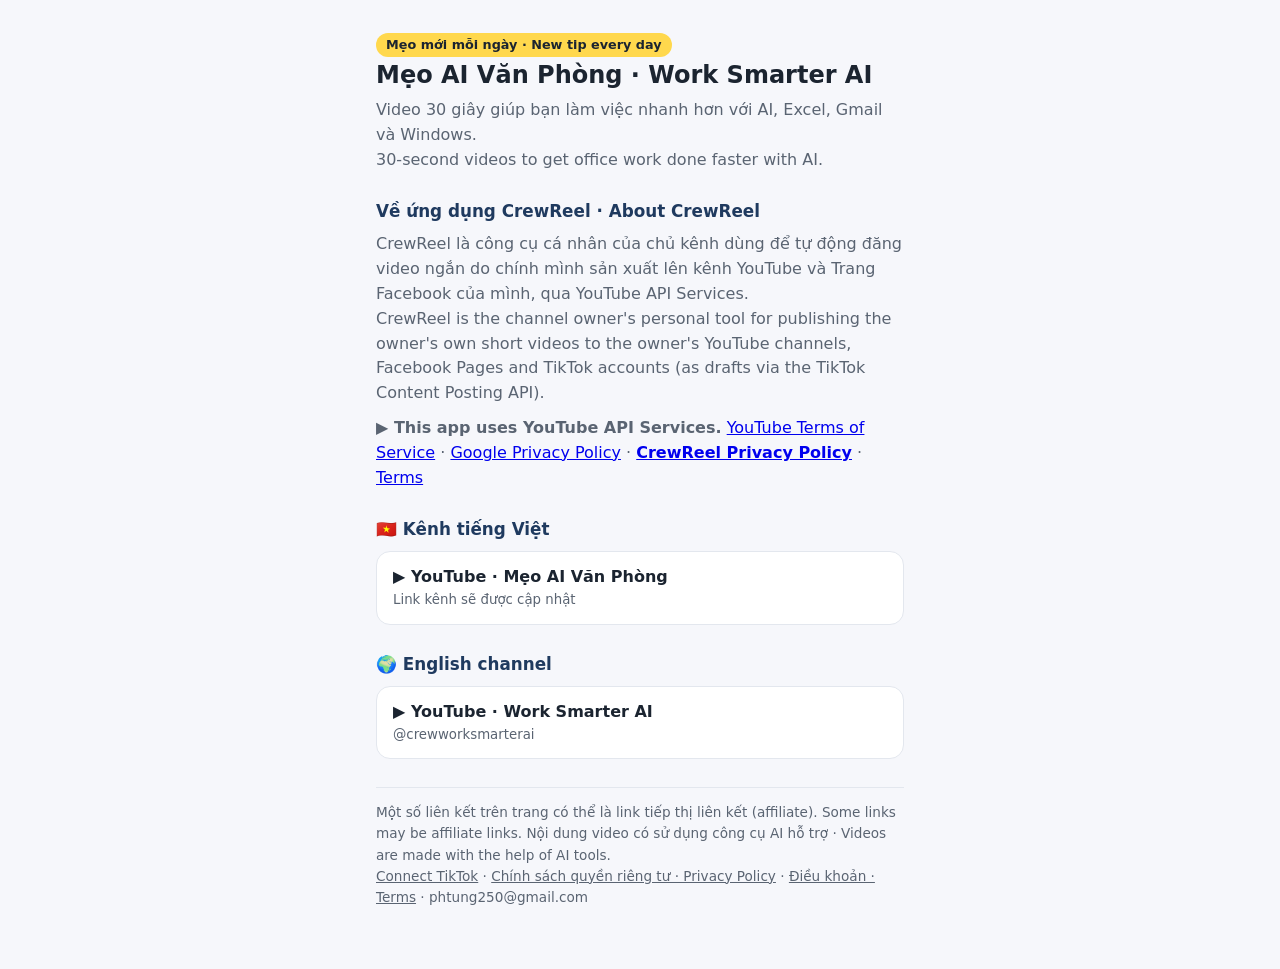
<file: index.html>
<!doctype html>
<html lang="vi">
<head>
<meta charset="utf-8">
<meta name="viewport" content="width=device-width, initial-scale=1">
<title>Mẹo AI Văn Phòng · Work Smarter AI</title>
<meta name="description" content="Mẹo dùng AI và công nghệ giúp dân văn phòng làm việc nhanh hơn · Practical AI tips for office workers.">
<style>
  :root{--bg:#f6f7fb;--card:#fff;--ink:#1b2430;--muted:#5a6472;--accent:#1f3a5f;--hl:#ffd84d;--line:#e3e7ee}
  @media (prefers-color-scheme:dark){:root{--bg:#12161d;--card:#1b212b;--ink:#e8ecf2;--muted:#a3adbb;--accent:#8fb6e8;--line:#2a3240}}
  *{box-sizing:border-box}body{margin:0;font-family:system-ui,-apple-system,"Segoe UI",Roboto,sans-serif;background:var(--bg);color:var(--ink);line-height:1.55}
  main{max-width:560px;margin:0 auto;padding:32px 16px 48px}h1{font-size:1.5rem;margin:0 0 4px}.sub{color:var(--muted);margin:0 0 20px}
  .badge{display:inline-block;background:var(--hl);color:#1b2430;font-weight:700;padding:2px 10px;border-radius:99px;font-size:.8rem}
  h2{font-size:1.05rem;margin:26px 0 8px;color:var(--accent)}
  a.btn{display:block;background:var(--card);border:1px solid var(--line);border-radius:14px;padding:13px 16px;margin:9px 0;color:var(--ink);text-decoration:none;font-weight:600}
  a.btn small{display:block;font-weight:400;color:var(--muted)}a.btn:hover{border-color:var(--accent)}
  .note{font-size:.85rem;color:var(--muted);border-top:1px solid var(--line);margin-top:28px;padding-top:14px}.note a{color:var(--muted)}
</style>
</head>
<body>
<main>
  <span class="badge">Mẹo mới mỗi ngày · New tip every day</span>
  <h1>Mẹo AI Văn Phòng · Work Smarter AI</h1>
  <p class="sub">Video 30 giây giúp bạn làm việc nhanh hơn với AI, Excel, Gmail và Windows.<br>30-second videos to get office work done faster with AI.</p>

  <h2>Về ứng dụng CrewReel · About CrewReel</h2>
  <p class="sub" style="margin:0">CrewReel là công cụ cá nhân của chủ kênh dùng để tự động đăng video ngắn do chính mình sản xuất lên kênh YouTube và Trang Facebook của mình, qua YouTube API Services.<br>
  CrewReel is the channel owner's personal tool for publishing the owner's own short videos to the owner's YouTube channels, Facebook Pages and TikTok accounts (as drafts via the TikTok Content Posting API).
  </p>
  <p class="sub" style="margin:10px 0 0"><b>▶ This app uses YouTube API Services.</b> <a href="https://www.youtube.com/t/terms">YouTube Terms of Service</a> · <a href="https://policies.google.com/privacy">Google Privacy Policy</a> · <a href="privacy.html"><b>CrewReel Privacy Policy</b></a> · <a href="terms.html">Terms</a></p>

  <h2>🇻🇳 Kênh tiếng Việt</h2>
  <a class="btn" href="https://www.youtube.com/">▶️ YouTube · Mẹo AI Văn Phòng<small>Link kênh sẽ được cập nhật</small></a>

  <h2>🌍 English channel</h2>
  <a class="btn" href="https://www.youtube.com/@crewworksmarterai">▶️ YouTube · Work Smarter AI<small>@crewworksmarterai</small></a>

  <p class="note">Một số liên kết trên trang có thể là link tiếp thị liên kết (affiliate). Some links may be affiliate links. Nội dung video có sử dụng công cụ AI hỗ trợ · Videos are made with the help of AI tools.<br>
  <a href="tiktok.html">Connect TikTok</a> · <a href="privacy.html">Chính sách quyền riêng tư · Privacy Policy</a> · <a href="terms.html">Điều khoản · Terms</a> · phtung250@gmail.com</p>
</main>
</body>
</html>
</file>
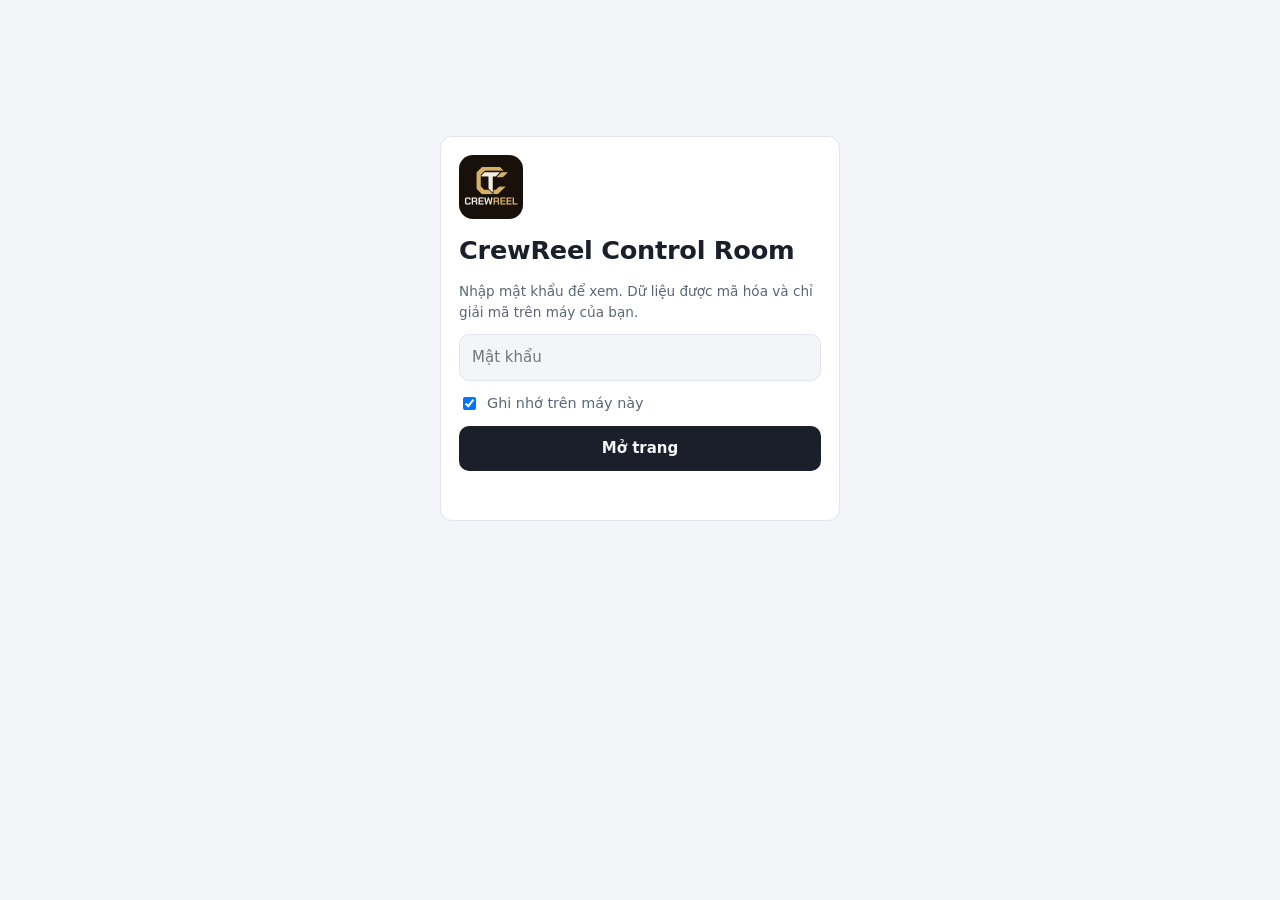
<file: quanly/index.html>
<!doctype html>
<html lang="vi">
<head>
<meta charset="utf-8">
<meta name="viewport" content="width=device-width, initial-scale=1, viewport-fit=cover">
<meta name="robots" content="noindex, nofollow">
<title>CrewReel Control Room</title>
<link rel="icon" href="../icon-512.png?v=3">
<style>
  /* Bố cục: một cột, tóm tắt trên cùng, chi tiết bên dưới */
  :root{--bg:#f4f5f8;--card:#fff;--ink:#1a1f29;--muted:#5d6576;--line:#e2e5ec;--gold:#b98a2e;--accent:#1f3a5f;
    --ok:#1f8a54;--warn:#b7791f;--bad:#c53a3a;--bar2:#c9cfdb;--mono:ui-monospace,"SF Mono",Consolas,monospace}
  @media (prefers-color-scheme:dark){:root{--bg:#111318;--card:#1a1d24;--ink:#e9ecf2;--muted:#9aa3b2;--line:#2a2f3a;
    --gold:#d8b267;--accent:#8fb6e8;--ok:#4cc28a;--warn:#e3b04f;--bad:#ef6b6b;--bar2:#3a4150}}
  *{box-sizing:border-box}
  [hidden]{display:none!important}
  body{margin:0;background:var(--bg);color:var(--ink);font:15px/1.5 system-ui,-apple-system,"Segoe UI",Roboto,sans-serif}
  .wrap{max-width:1080px;margin:0 auto;padding-block:28px 48px;padding-left:max(16px,env(safe-area-inset-left,0px));
    padding-right:max(16px,env(safe-area-inset-right,0px));display:flex;flex-direction:column;gap:18px}
  h1{font-size:1.6rem;margin:0;letter-spacing:-.01em;text-wrap:balance}
  h2{font-size:1rem;margin:0;font-weight:600}
  .sub{color:var(--muted);margin:4px 0 0;max-width:70ch}
  .sub b{color:var(--ink);font-variant-numeric:tabular-nums}
  .card{background:var(--card);border:1px solid var(--line);border-radius:12px;padding:18px;display:flex;flex-direction:column;gap:12px;min-width:0}
  .note{margin:0;color:var(--muted);font-size:.85rem}
  .grid{display:grid;gap:14px;grid-template-columns:repeat(auto-fit,minmax(min(100%,22rem),1fr))}
  /* đăng nhập */
  .lock{max-width:400px;margin:12vh auto 0;align-items:stretch}
  .lock img{width:64px;height:64px;border-radius:14px}
  .lock input{font:inherit;padding:11px 12px;border-radius:10px;border:1px solid var(--line);background:var(--bg);color:var(--ink)}
  .lock button,.btn{font:inherit;font-weight:600;padding:11px 14px;border-radius:10px;border:0;background:var(--ink);color:var(--bg);cursor:pointer}
  .lock label.rem{display:flex;gap:8px;align-items:center;color:var(--muted);font-size:.9rem}
  .err{color:var(--bad);font-size:.9rem;min-height:1.3em;margin:0}
  /* trạng thái */
  .card.health{flex-direction:row;flex-wrap:wrap;gap:8px 18px;align-items:center;font-size:.85rem;color:var(--muted)}
  .health b{color:var(--ink);font-weight:600;font-variant-numeric:tabular-nums}
  .pill{display:inline-flex;align-items:center;gap:7px;padding:3px 11px;border-radius:99px;border:1px solid var(--line);color:var(--ink);font-weight:600}
  .pill::before{content:"";width:8px;height:8px;border-radius:50%;background:var(--muted)}
  .pill.ok::before{background:var(--ok)}.pill.warn::before{background:var(--warn)}.pill.bad::before{background:var(--bad)}
  .top{display:flex;justify-content:space-between;align-items:baseline;gap:8px;flex-wrap:wrap}
  .lang{font-size:.75rem;letter-spacing:.06em;text-transform:uppercase;color:var(--muted)}
  .stats{display:grid;grid-template-columns:repeat(4,minmax(0,1fr));gap:8px}
  @media (max-width:30rem){.stats{grid-template-columns:repeat(2,minmax(0,1fr))}}
  .stat span{display:block;font-size:.8rem;color:var(--muted)}
  .stat b{font-size:1.7rem;font-weight:500;font-variant-numeric:tabular-nums;line-height:1.15}
  .stat b.alert{color:var(--bad)}
  .plats{display:flex;flex-wrap:wrap;gap:6px}
  .plat{font-size:.8rem;border:1px solid var(--line);border-radius:8px;padding:4px 10px}
  .plat i{font-style:normal;color:var(--muted);margin-left:6px}
  .plat i.on{color:var(--ok)}.plat i.off{color:var(--bad)}.plat i.hand{color:var(--warn)}
  .meta{font-size:.85rem;color:var(--muted);margin:0}.meta b{color:var(--ink);font-weight:600}
  .chart{position:relative;min-height:220px}
  .chart svg{display:block;width:100%;height:auto;overflow:visible}
  .chart text{fill:var(--muted);font-size:11px}
  .tip{position:absolute;pointer-events:none;background:var(--card);border:1px solid var(--line);border-radius:8px;
    padding:5px 9px;font-size:.8rem;white-space:nowrap;box-shadow:0 4px 14px rgba(0,0,0,.12)}
  .tip .d{color:var(--muted)}
  .cmp{display:flex;flex-direction:column;gap:10px}
  .cmp-row{display:grid;grid-template-columns:7rem 1fr 3.5rem;gap:10px;align-items:center;font-size:.85rem}
  .cmp-row .bar{height:22px;border-radius:6px;background:var(--bar2)}
  .cmp-row .bar.new{background:var(--gold)}
  .cmp-row .v{text-align:right;font-weight:600;font-variant-numeric:tabular-nums}
  .tools{display:flex;flex-wrap:wrap;gap:8px;align-items:center}
  .tools button{font:inherit;font-size:.82rem;padding:4px 12px;border-radius:99px;border:1px solid var(--line);background:transparent;color:var(--ink);cursor:pointer}
  .tools button[aria-pressed="true"]{background:var(--ink);color:var(--bg);border-color:var(--ink)}
  .tools input{font:inherit;font-size:.85rem;padding:6px 10px;border-radius:8px;border:1px solid var(--line);background:var(--bg);color:var(--ink);flex:1 1 12rem;max-width:20rem;min-width:0}
  .tbox{max-height:34rem;overflow:auto;border:1px solid var(--line);border-radius:10px}
  table{width:100%;border-collapse:collapse;font-size:.83rem;font-variant-numeric:tabular-nums}
  th{position:sticky;top:0;background:var(--card);text-align:left;font-weight:600;color:var(--muted);padding:8px 10px;border-bottom:1px solid var(--line);white-space:nowrap}
  th button{all:unset;cursor:pointer}th button:focus-visible{outline:2px solid var(--ink);outline-offset:2px}
  td{padding:8px 10px;border-bottom:1px solid var(--line);vertical-align:top}
  td.nw{white-space:nowrap}
  td.num,th.num{text-align:right}td.title{min-width:15rem}td.title a{color:var(--ink)}td.err{color:var(--bad)}
  .st{display:inline-block;padding:1px 8px;border-radius:99px;border:1px solid var(--line);white-space:nowrap}
  .st.posted{color:var(--ok)}.st.wait{color:var(--warn)}.st.bad{color:var(--bad)}.st.off{color:var(--muted)}
  @media (max-width:40rem){.narrow-hide{display:none}}
  .foot{display:flex;justify-content:space-between;gap:10px;flex-wrap:wrap;font-size:.8rem;color:var(--muted)}
  .foot button{all:unset;cursor:pointer;text-decoration:underline}
  #app:not([hidden]){display:contents}
  :focus-visible{outline:2px solid var(--accent);outline-offset:2px}
</style>
</head>
<body>
<div class="wrap">
  <section class="card lock" id="lock">
    <img src="../icon-512.png?v=3" alt="CrewReel">
    <h1>CrewReel Control Room</h1>
    <p class="note">Nhập mật khẩu để xem. Dữ liệu được mã hóa và chỉ giải mã trên máy của bạn.</p>
    <input id="pw" type="password" autocomplete="current-password" placeholder="Mật khẩu" aria-label="Mật khẩu">
    <label class="rem"><input id="rem" type="checkbox" checked> Ghi nhớ trên máy này</label>
    <button id="go" type="button">Mở trang</button>
    <p class="err" id="err" role="alert"></p>
  </section>

  <div id="app" hidden>
    <header>
      <h1>CrewReel Control Room</h1>
      <p class="sub" id="takeaway"></p>
    </header>
    <section class="card health" id="health" aria-label="Tình trạng hệ thống"></section>
    <section class="grid" id="channels"></section>
    <section class="grid">
      <article class="card"><h2>Lượt xem YouTube theo ngày</h2>
        <p class="note">Tổng lượt xem cộng dồn của các video đang theo dõi, kênh tiếng Anh.</p>
        <div class="chart" id="chart"></div></article>
      <article class="card"><h2>Kiểu video cũ và mới</h2>
        <p class="note">Lượt xem trung bình mỗi video YouTube. Kiểu mới: màn hình mô phỏng, mở bằng trước và sau, phụ đề theo chữ.</p>
        <div class="cmp" id="cmp"></div></article>
    </section>
    <section class="card">
      <h2>Video</h2>
      <p class="note">Mới nhất ở trên. Bấm tên cột để sắp xếp, bấm tiêu đề để mở trên YouTube.</p>
      <div class="tools">
        <button type="button" class="f" data-k="" aria-pressed="true">Tất cả</button>
        <button type="button" class="f" data-k="vi" aria-pressed="false">Tiếng Việt</button>
        <button type="button" class="f" data-k="en" aria-pressed="false">Tiếng Anh</button>
        <input id="q" type="search" placeholder="Tìm tiêu đề" aria-label="Tìm tiêu đề">
      </div>
      <div class="tbox"><table>
        <thead><tr>
          <th><button data-s="ngay_tao">Ngày tạo</button></th><th><button data-s="kenh">Kênh</button></th>
          <th><button data-s="tieu_de">Tiêu đề</button></th><th><button data-s="trang_thai">Trạng thái</button></th>
          <th class="narrow-hide"><button data-s="kieu">Kiểu</button></th><th class="num"><button data-s="luot_xem">Lượt xem</button></th>
          <th class="narrow-hide"><button data-s="tiktok">TikTok</button></th><th class="narrow-hide"><button data-s="loi_cuoi">Lỗi gần nhất</button></th>
        </tr></thead><tbody id="rows"></tbody></table></div>
    </section>
    <section class="card">
      <h2>Lịch chạy tự động</h2>
      <p class="note">Giờ Việt Nam. Lịch của GitHub có thể trễ vài giờ.</p>
      <div class="tbox" style="max-height:none"><table><thead><tr><th>Việc</th><th>Lần cuối</th><th>Lịch</th><th>Ghi chú</th></tr></thead><tbody id="sys"></tbody></table></div>
    </section>
    <footer class="foot"><span id="stamp"></span><button id="logout" type="button">Đăng xuất trên máy này</button></footer>
  </div>
</div>

<script>
(() => {
  const $ = (id) => document.getElementById(id);
  const KEY = 'crewreel-quanly-pw';
  const b64 = (s) => Uint8Array.from(atob(s), (c) => c.charCodeAt(0));
  const store = { get() { try { return localStorage.getItem(KEY); } catch { return null; } },
    set(v) { try { localStorage.setItem(KEY, v); } catch {} }, del() { try { localStorage.removeItem(KEY); } catch {} } };

  async function decrypt(blob, pw) {
    const base = await crypto.subtle.importKey('raw', new TextEncoder().encode(pw), 'PBKDF2', false, ['deriveKey']);
    const key = await crypto.subtle.deriveKey({ name: 'PBKDF2', salt: b64(blob.salt), iterations: blob.iter, hash: 'SHA-256' },
      base, { name: 'AES-GCM', length: 256 }, false, ['decrypt']);
    const plain = await crypto.subtle.decrypt({ name: 'AES-GCM', iv: b64(blob.iv) }, key, b64(blob.ct));
    return JSON.parse(new TextDecoder().decode(plain));
  }
  const toRows = (t) => { const [h, ...b] = t || []; return h ? b.map((r) => Object.fromEntries(h.map((c, i) => [c, r[i] ?? '']))) : []; };
  const nf = new Intl.NumberFormat('vi-VN');
  const num = (v) => (v === '' || v === null || v === undefined ? '—' : nf.format(Number(v)));
  const time = (iso) => { if (!iso) return '—'; const t = new Date(iso); if (isNaN(t)) return iso;
    const p = (n) => String(n).padStart(2, '0'); return `${p(t.getHours())}:${p(t.getMinutes())} ${p(t.getDate())}/${p(t.getMonth() + 1)}`; };
  const el = (tag, cls, text) => { const e = document.createElement(tag); if (cls) e.className = cls; if (text !== undefined) e.textContent = text; return e; };

  async function unlock(pw, remember) {
    $('err').textContent = '';
    $('go').disabled = true; $('go').textContent = 'Đang mở…';
    try {
      const res = await fetch('data.json?t=' + Date.now(), { cache: 'no-store' });
      if (!res.ok) throw new Error('nodata');
      const blob = await res.json();
      const data = await decrypt(blob, pw);
      if (remember) store.set(pw);
      render(data);
    } catch (e) {
      store.del();
      $('err').textContent = e.message === 'nodata' ? 'Chưa có dữ liệu. Thử lại sau ít phút.' : 'Sai mật khẩu.';
    } finally { $('go').disabled = false; $('go').textContent = 'Mở trang'; }
  }
  $('go').addEventListener('click', () => unlock($('pw').value, $('rem').checked));
  $('pw').addEventListener('keydown', (e) => { if (e.key === 'Enter') unlock($('pw').value, $('rem').checked); });
  $('logout').addEventListener('click', () => { store.del(); location.reload(); });
  const saved = store.get(); if (saved) unlock(saved, true);

  let VIDEOS = [], F = { k: '', q: '', s: 'ngay_tao', d: -1 };
  const MODE = { 'tự đăng': 'on', 'hộp thư nháp': 'on', 'chưa kết nối': 'off', 'gói đăng tay': 'hand' };
  const ST = { 'Đã đăng': 'posted', 'Chờ duyệt': 'wait', 'Chờ giờ đăng': 'wait', 'Đang thử lại': 'wait', 'Lỗi': 'bad', 'Từ chối': 'off' };

  function render(data) {
    const B = data.bang, kenh = toRows(B.kenh), he = toRows(B.he_thong), lx = toRows(B.luot_xem);
    VIDEOS = toRows(B.videos).map((v) => ({ ...v, luot_xem: v.luot_xem === '' ? null : Number(v.luot_xem) }));
    $('lock').hidden = true; $('app').hidden = false;
    $('stamp').textContent = 'Dữ liệu cập nhật lúc ' + time(data.cap_nhat);

    // so sánh kiểu
    const cmp = ['v1', 'v2'].map((k) => { const vs = VIDEOS.filter((v) => v.kieu === k && v.youtube_url && v.luot_xem !== null);
      return { k, n: vs.length, avg: vs.length ? Math.round(vs.reduce((s, v) => s + v.luot_xem, 0) / vs.length) : null }; });
    const en = kenh.find((r) => r.kenh === 'en');
    const tk = $('takeaway'); tk.replaceChildren();
    tk.append('Kênh tiếng Anh đã có ', el('b', '', num(en && en.tong_xem_yt)), ' lượt xem YouTube. Video kiểu mới trung bình ',
      el('b', '', num(cmp[1].avg)), ' lượt xem mỗi video, kiểu cũ ', el('b', '', num(cmp[0].avg)), '.');

    // sức khỏe
    const post = he.find((r) => r.viec === 'Duyệt và đăng'), errR = he.find((r) => r.viec === 'Lỗi 24 giờ');
    const errs = parseInt(errR && errR.ghi_chu, 10) || 0;
    const hrs = post && post.lan_cuoi ? (new Date(data.cap_nhat) - new Date(post.lan_cuoi)) / 36e5 : 99;
    const pill = el('span', 'pill');
    if (errs) { pill.classList.add('bad'); pill.textContent = 'Có lỗi cần xem'; }
    else if (hrs > 6) { pill.classList.add('bad'); pill.textContent = 'Hệ thống đứng hơn 6 giờ'; }
    else if (hrs > 2.5) { pill.classList.add('warn'); pill.textContent = 'Lịch chạy đang chậm'; }
    else { pill.classList.add('ok'); pill.textContent = 'Hệ thống chạy bình thường'; }
    const H = $('health'); H.replaceChildren(pill);
    const span = (label, val) => { const s = el('span'); s.append(label, el('b', '', val)); return s; };
    H.append(span('Duyệt và đăng lần cuối ', time(post && post.lan_cuoi)),
      span('Tạo video lần cuối ', time((he.find((r) => r.viec === 'Tạo video') || {}).lan_cuoi)),
      span('Lỗi 24 giờ: ', (errR && errR.ghi_chu) || '—'));

    // kênh
    const C = $('channels'); C.replaceChildren();
    for (const r of kenh) {
      const card = el('article', 'card');
      const top = el('div', 'top'); top.append(el('h2', '', r.ten), el('span', 'lang', r.kenh === 'vi' ? 'Tiếng Việt' : 'Tiếng Anh'));
      const stats = el('div', 'stats');
      [['Chờ duyệt', 'cho_duyet'], ['Chờ đăng', 'cho_dang'], ['Đã đăng', 'da_dang'], ['Lỗi', 'loi']].forEach(([l, f]) => {
        const s = el('div', 'stat'); const b = el('b', f === 'loi' && Number(r[f]) > 0 ? 'alert' : '', num(r[f]));
        s.append(el('span', '', l), b); stats.append(s); });
      const plats = el('div', 'plats');
      [['YouTube', 'youtube'], ['Facebook', 'facebook'], ['TikTok', 'tiktok']].forEach(([n, f]) => {
        const p = el('span', 'plat', n); p.append(el('i', MODE[r[f]] || '', r[f])); plats.append(p); });
      const meta = el('p', 'meta');
      meta.append('Hôm nay tạo ', el('b', '', num(r.tao_hom_nay)), ', đăng ', el('b', '', num(r.dang_hom_nay)),
        ' · Khung giờ đăng ', el('b', '', r.khung_gio));
      card.append(top, stats, plats, meta); C.append(card);
    }

    // biểu đồ lượt xem (cộng dồn, giữ số cũ khi hôm đó không đo)
    const yt = lx.filter((r) => r.nen_tang === 'youtube' && r.kenh === 'en');
    const days = [...new Set(yt.map((r) => r.ngay))].sort(); const last = {};
    const pts = days.map((d) => { yt.filter((r) => r.ngay === d).forEach((r) => { last[r.video] = Math.max(last[r.video] || 0, Number(r.luot_xem) || 0); });
      return { d, v: Object.values(last).reduce((a, b) => a + b, 0) }; });
    window.__pts = pts; drawChart(pts);

    const M = $('cmp'); M.replaceChildren(); const mx = Math.max(1, ...cmp.map((c) => c.avg || 0));
    for (const c of cmp) { const row = el('div', 'cmp-row'); const tr = el('div'); const bar = el('div', 'bar' + (c.k === 'v2' ? ' new' : ''));
      bar.style.width = ((c.avg || 0) / mx * 100) + '%'; tr.append(bar);
      row.append(el('span', '', (c.k === 'v2' ? 'Kiểu mới' : 'Kiểu cũ') + ` (${c.n})`), tr, el('span', 'v', num(c.avg))); M.append(row); }

    const S = $('sys'); S.replaceChildren();
    for (const r of he) { const tr = el('tr'); [r.viec, time(r.lan_cuoi), r.lich, r.ghi_chu].forEach((t) => tr.append(el('td', '', t || ''))); S.append(tr); }
    drawRows();
  }

  function drawChart(pts) {
    const box = $('chart'); box.replaceChildren(); if (!pts.length) return;
    const W = Math.max(320, box.clientWidth || 600), H = 220, m = { t: 14, r: 46, b: 24, l: 6 };
    const t0 = new Date(pts[0].d), t1 = new Date(pts[pts.length - 1].d), span = Math.max(1, t1 - t0);
    const max = Math.max(...pts.map((p) => p.v)) * 1.15 || 1;
    const X = (d) => m.l + (new Date(d) - t0) / span * (W - m.l - m.r), Y = (v) => H - m.b - v / max * (H - m.t - m.b);
    const ns = 'http://www.w3.org/2000/svg', svg = document.createElementNS(ns, 'svg');
    svg.setAttribute('viewBox', `0 0 ${W} ${H}`);
    const mk = (tag, a) => { const e = document.createElementNS(ns, tag); for (const k in a) e.setAttribute(k, a[k]); svg.appendChild(e); return e; };
    const step = Math.pow(10, Math.floor(Math.log10(max / 4))); const tick = Math.ceil(max / 4 / step) * step;
    for (let v = 0; v <= max; v += tick) { mk('line', { x1: m.l, x2: W - m.r, y1: Y(v), y2: Y(v), stroke: 'var(--line)' });
      mk('text', { x: W - m.r + 6, y: Y(v) + 4 }).textContent = nf.format(v); }
    const every = Math.ceil(pts.length / 6);
    pts.forEach((p, i) => { if (i % every === 0 || i === pts.length - 1) { const d = new Date(p.d);
      mk('text', { x: X(p.d), y: H - 6, 'text-anchor': 'middle' }).textContent = `${d.getDate()}/${d.getMonth() + 1}`; } });
    const line = pts.map((p, i) => (i ? 'L' : 'M') + X(p.d) + ',' + Y(p.v)).join('');
    mk('path', { d: line + `L${X(pts[pts.length - 1].d)},${H - m.b}L${X(pts[0].d)},${H - m.b}Z`, fill: 'var(--gold)', 'fill-opacity': .12 });
    mk('path', { d: line, fill: 'none', stroke: 'var(--gold)', 'stroke-width': 2, 'stroke-linejoin': 'round', 'stroke-linecap': 'round' });
    const lp = pts[pts.length - 1]; mk('circle', { cx: X(lp.d), cy: Y(lp.v), r: 4, fill: 'var(--gold)' });
    const dot = mk('circle', { r: 4, fill: 'var(--gold)', opacity: 0 });
    const tip = el('div', 'tip'); tip.hidden = true;
    const hit = mk('rect', { x: m.l, y: m.t, width: W - m.l - m.r, height: H - m.t - m.b, fill: 'transparent' });
    hit.addEventListener('pointermove', (ev) => { const r = svg.getBoundingClientRect(); const px = (ev.clientX - r.left) / r.width * W;
      let best = pts[0]; for (const p of pts) if (Math.abs(X(p.d) - px) < Math.abs(X(best.d) - px)) best = p;
      dot.setAttribute('cx', X(best.d)); dot.setAttribute('cy', Y(best.v)); dot.setAttribute('opacity', 1);
      const d = new Date(best.d); tip.replaceChildren(el('div', 'd', `${d.getDate()}/${d.getMonth() + 1}`), el('div', '', nf.format(best.v) + ' lượt xem'));
      tip.hidden = false; const sx = X(best.d) / W * r.width;
      tip.style.left = Math.min(Math.max(0, sx - 50), r.width - 130) + 'px'; tip.style.top = Math.max(0, Y(best.v) / H * r.height - 52) + 'px'; });
    hit.addEventListener('pointerleave', () => { tip.hidden = true; dot.setAttribute('opacity', 0); });
    box.append(svg, tip);
  }

  function drawRows() {
    const list = VIDEOS.filter((r) => (!F.k || r.kenh === F.k) && (!F.q || String(r.tieu_de).toLowerCase().includes(F.q)))
      .sort((a, b) => { const x = a[F.s], y = b[F.s];
        if (F.s === 'luot_xem') return ((x ?? -1) - (y ?? -1)) * F.d;
        return String(x ?? '').localeCompare(String(y ?? ''), 'vi') * F.d; });
    const T = $('rows'); T.replaceChildren();
    for (const r of list) {
      const tr = el('tr'), title = el('td', 'title');
      if (r.youtube_url) { const a = el('a', '', r.tieu_de); a.href = r.youtube_url; a.target = '_blank'; a.rel = 'noopener'; title.append(a); }
      else title.textContent = r.tieu_de;
      const st = el('td'); st.append(el('span', 'st ' + (ST[r.trang_thai] || ''), r.trang_thai));
      const dt = r.ngay_tao.slice(8, 10) + '/' + r.ngay_tao.slice(5, 7) + ' ' + r.ngay_tao.slice(11, 16);
      tr.append(el('td', 'nw', dt), el('td', '', r.kenh), title, st, el('td', 'narrow-hide', r.kieu),
        el('td', 'num', r.luot_xem === null ? '' : nf.format(r.luot_xem)), el('td', 'narrow-hide nw', r.tiktok),
        el('td', 'narrow-hide' + (r.loi_cuoi ? ' err' : ''), r.loi_cuoi));
      T.append(tr);
    }
  }
  document.querySelectorAll('.f').forEach((b) => b.addEventListener('click', () => { F.k = b.dataset.k;
    document.querySelectorAll('.f').forEach((x) => x.setAttribute('aria-pressed', String(x === b))); drawRows(); }));
  $('q').addEventListener('input', (e) => { F.q = e.target.value.trim().toLowerCase(); drawRows(); });
  document.querySelectorAll('th button[data-s]').forEach((b) => b.addEventListener('click', () => {
    const s = b.dataset.s; F.d = F.s === s ? -F.d : (s === 'luot_xem' || s === 'ngay_tao' ? -1 : 1); F.s = s;
    document.querySelectorAll('th').forEach((t) => t.removeAttribute('aria-sort'));
    b.closest('th').setAttribute('aria-sort', F.d > 0 ? 'ascending' : 'descending'); drawRows(); }));
  let rz; addEventListener('resize', () => { clearTimeout(rz); rz = setTimeout(() => { if (!$('app').hidden && window.__pts) drawChart(window.__pts); }, 200); });
})();
</script>
</body>
</html>
</file>
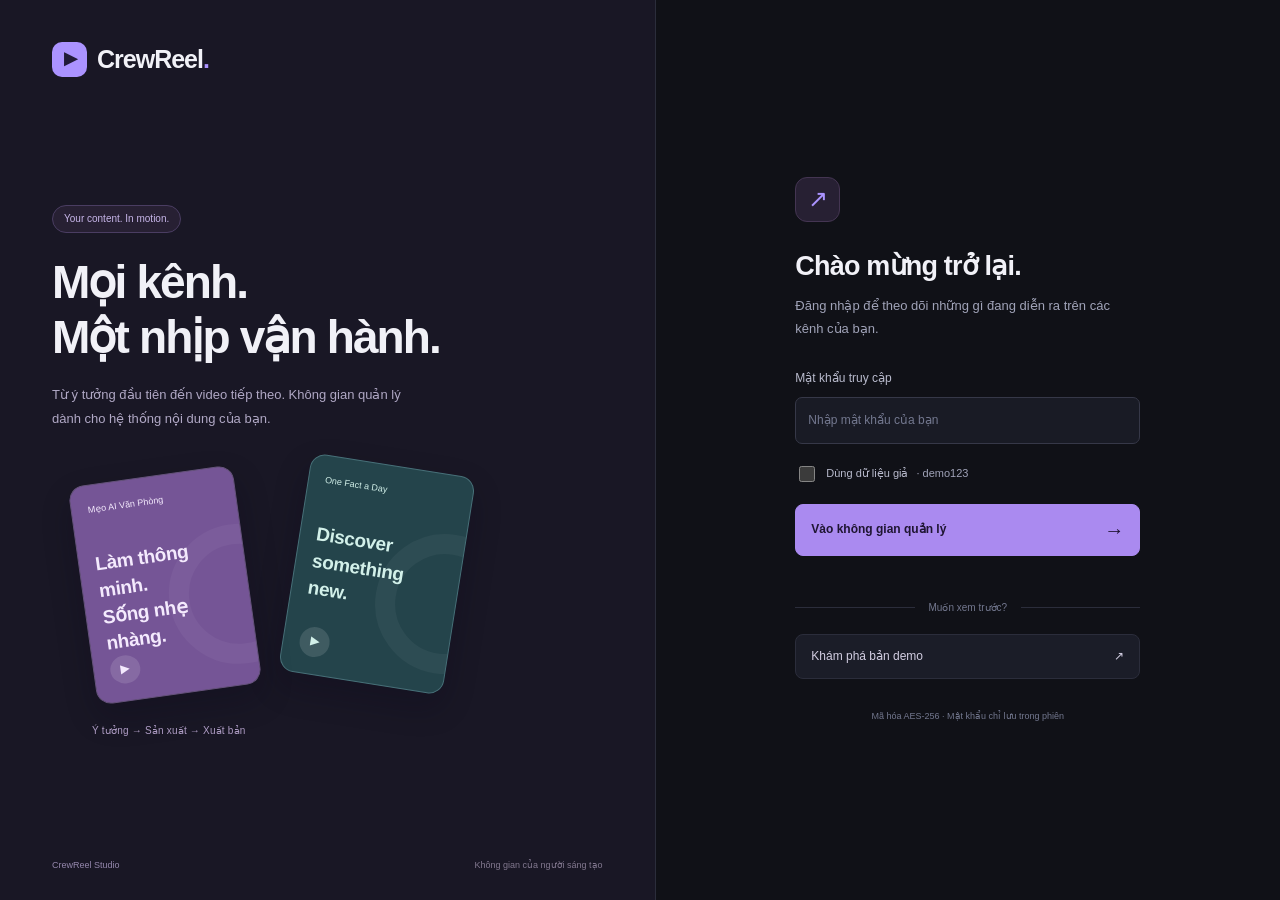
<file: quanly2/index.html>
<!doctype html>
<html lang="vi">
<head>
  <meta charset="utf-8">
  <meta name="viewport" content="width=device-width, initial-scale=1">
  <meta name="referrer" content="no-referrer">
  <meta http-equiv="Content-Security-Policy" content="default-src 'none'; script-src 'self'; style-src 'self'; connect-src 'self'; img-src data:; base-uri 'none'; form-action 'none'">
  <title>CrewReel — Quản lý</title>
  <link rel="icon" href="data:,">
  <link rel="stylesheet" href="./css/base.css">
  <script type="module" src="./js/app.js"></script>
</head>
<body>
  <div id="login" data-state="idle">
    <div class="login-story">
      <a class="brand" href="#/tong-quan"><span class="brand-mark" aria-hidden="true">▶</span><span>CrewReel<span class="brand-dot">.</span></span></a>
      <div class="login-pitch"><span class="pill">Your content. In motion.</span><h1>Mọi kênh.<br>Một nhịp vận hành.</h1><p>Từ ý tưởng đầu tiên đến video tiếp theo. Không gian quản lý dành cho hệ thống nội dung của bạn.</p><div class="reel-art" aria-hidden="true"><div class="reel-card reel-back"><span>One Fact a Day</span><strong>Discover<br>something new.</strong><b>▶</b></div><div class="reel-card reel-front"><span>Mẹo AI Văn Phòng</span><strong>Làm thông minh.<br>Sống nhẹ nhàng.</strong><b>▶</b></div><span class="reel-note">Ý tưởng → Sản xuất → Xuất bản</span></div></div>
      <p class="login-foot">CrewReel Studio <span>Không gian của người sáng tạo</span></p>
    </div>
    <div class="login-panel"><div class="login-box">
    <span class="login-symbol" aria-hidden="true">↗</span>
    <h2>Chào mừng trở lại.</h2>
    <p class="muted">Đăng nhập để theo dõi những gì đang diễn ra trên các kênh của bạn.</p>
    <form id="login-form">
      <label>Mật khẩu truy cập <input id="password" name="password" type="password" autocomplete="current-password" placeholder="Nhập mật khẩu của bạn" required></label>
      <label class="checkbox-label"><input id="demo-mode" type="checkbox"> Dùng dữ liệu giả <span class="muted">· demo123</span></label>
      <button class="primary" type="submit">Vào không gian quản lý <span aria-hidden="true">→</span></button>
    </form>
    <p id="login-message" role="status" aria-live="polite"></p>
    <div class="login-divider"><span>Muốn xem trước?</span></div>
    <button id="try-demo" class="demo-button" type="button">Khám phá bản demo <span aria-hidden="true">↗</span></button>
    <p class="login-security">Mã hóa AES-256 · Mật khẩu chỉ lưu trong phiên</p>
    </div></div>
  </div>
  <div id="app" hidden>
    <aside class="sidebar">
      <a class="brand" href="#/tong-quan"><span class="brand-mark" aria-hidden="true">▶</span><span>CrewReel<span class="brand-dot">.</span></span></a>
      <div class="workspace-chip"><span class="workspace-avatar">CR</span><div><strong>Content Studio</strong><small>Không gian quản lý</small></div><span aria-hidden="true">⌄</span></div>
      <p class="nav-label">Không gian làm việc</p>
      <nav aria-label="Các màn hình quản lý">
        <ul>
          <li><a href="#/tong-quan"><span class="nav-icon" data-icon="grid"></span>Tổng quan</a></li>
          <li><a href="#/luot-xem"><span class="nav-icon" data-icon="chart"></span>Phân tích lượt xem</a></li>
          <li><a href="#/top-video"><span class="nav-icon" data-icon="award"></span>Top video</a></li>
          <li><a href="#/video"><span class="nav-icon" data-icon="video"></span>Thư viện video</a></li>
          <li><a href="#/he-thong"><span class="nav-icon" data-icon="activity"></span>Hệ thống</a></li>
        </ul>
      </nav>
      <div class="sidebar-bottom"><div class="sync-card"><span class="status-dot"></span><strong>Đồng bộ tự động</strong><p>Dữ liệu được làm mới mỗi 5 phút khi bạn đang đăng nhập.</p></div><button id="logout" type="button"><span data-icon="logout"></span>Đăng xuất</button><small>CrewReel Studio <span>v1.0</span></small></div>
    </aside>
    <div class="workspace">
    <header class="topbar">
      <div class="breadcrumb">Không gian làm việc <span>/</span> <strong id="route-label">Tổng quan</strong></div>
      <div class="topbar-actions"><span id="session-label" class="session-label">Phiên được mã hóa</span><span class="user-avatar" aria-label="Quản trị viên">CR</span></div>
    </header>
    <div id="demo-banner" class="demo-banner" hidden><span><strong>Đang xem bản demo</strong> · Toàn bộ số liệu là dữ liệu giả.</span><span>Thoải mái khám phá các màn hình ↗</span></div>
    <main id="main-content">
      <h1 class="sr-only">CrewReel — Không gian quản lý nội dung</h1>
      <div class="page-toolbar"><span class="live-label"><span class="status-dot"></span>Góc nhìn toàn cảnh cho nội dung của bạn</span><button id="refresh" type="button"><span data-icon="refresh"></span>Làm mới dữ liệu</button></div>
      <section id="tong-quan" data-state="loading" aria-label="Tổng quan" hidden></section>
      <section id="luot-xem" data-state="loading" aria-label="Lượt xem" hidden></section>
      <section id="top-video" data-state="loading" aria-label="Top video" hidden></section>
      <section id="video" data-state="loading" aria-label="Video" hidden></section>
      <section id="he-thong" data-state="loading" aria-label="Hệ thống" hidden></section>
    </main>
    <footer class="workspace-footer"><p id="updated" role="status" aria-live="polite"></p><span>CrewReel · Content in motion</span></footer>
    </div>
  </div>
  <noscript>Cần bật JavaScript để sử dụng CrewReel.</noscript>
</body>
</html>
</file>
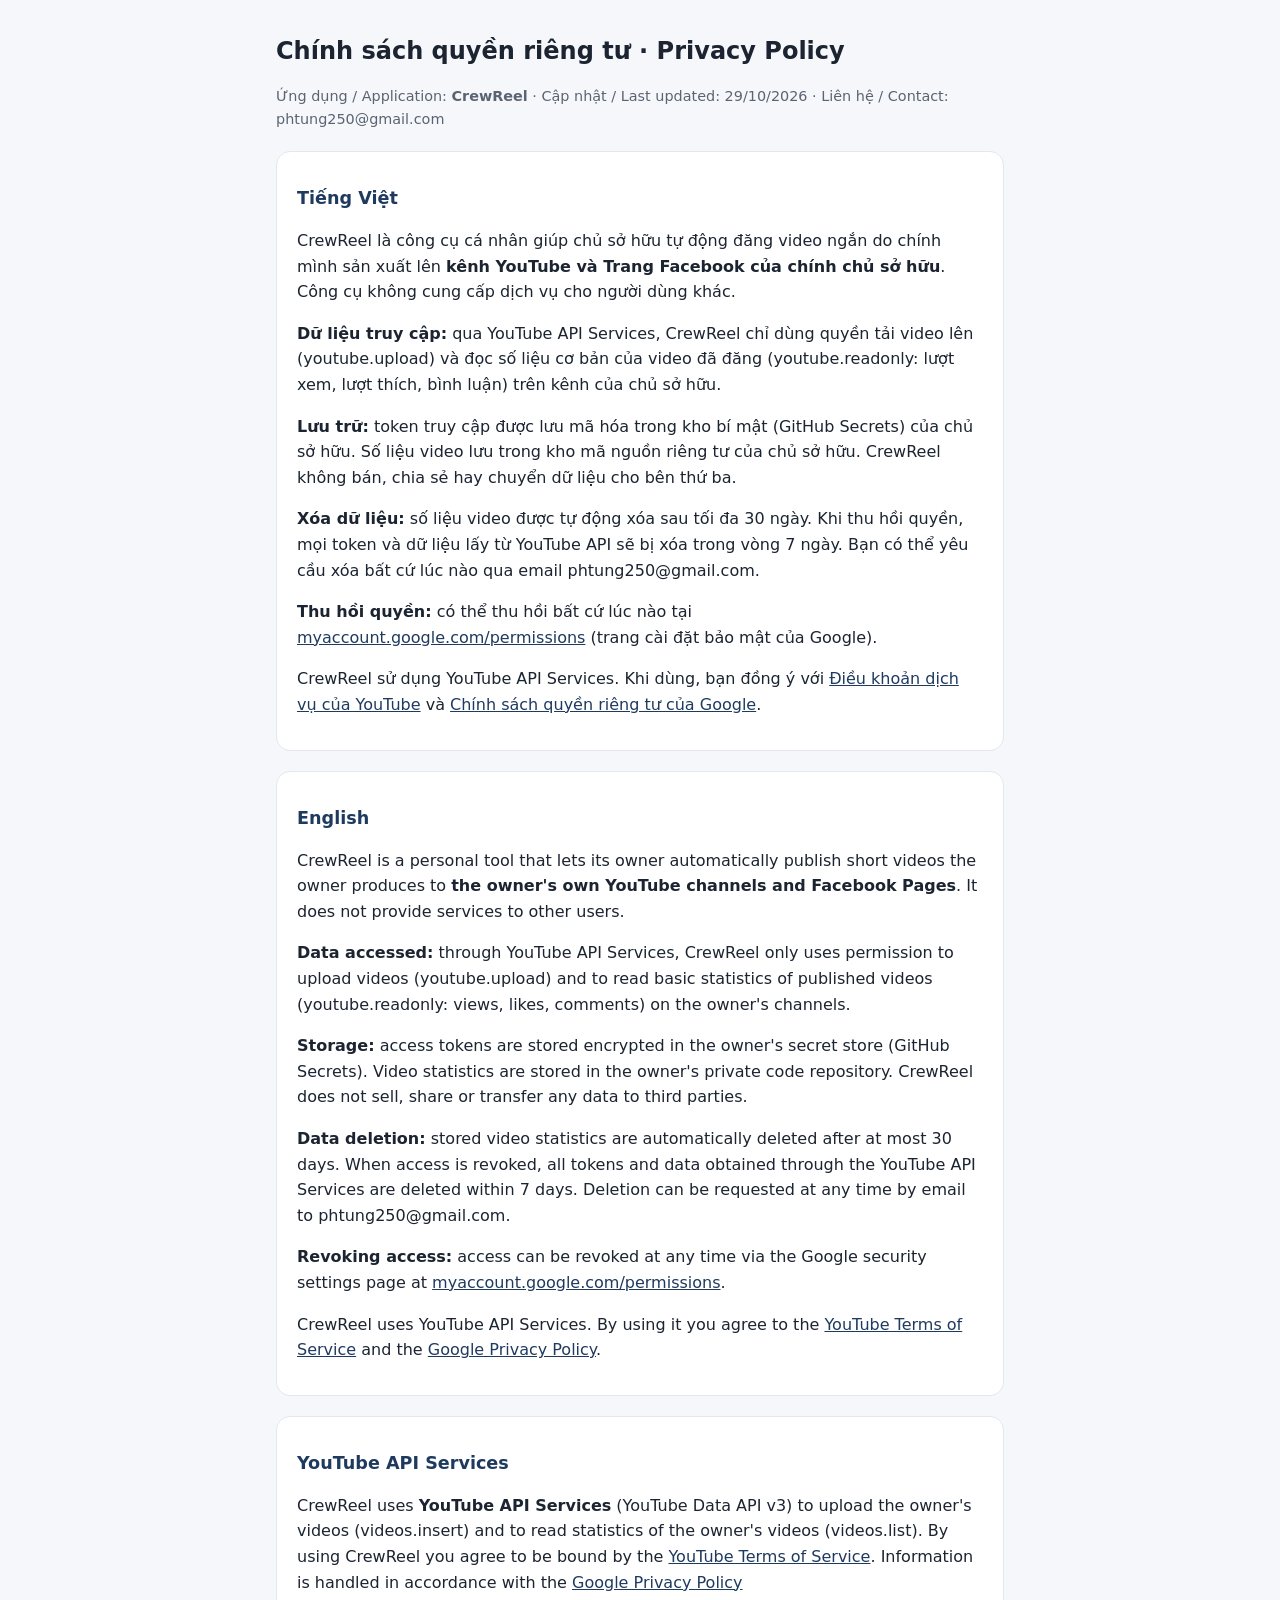
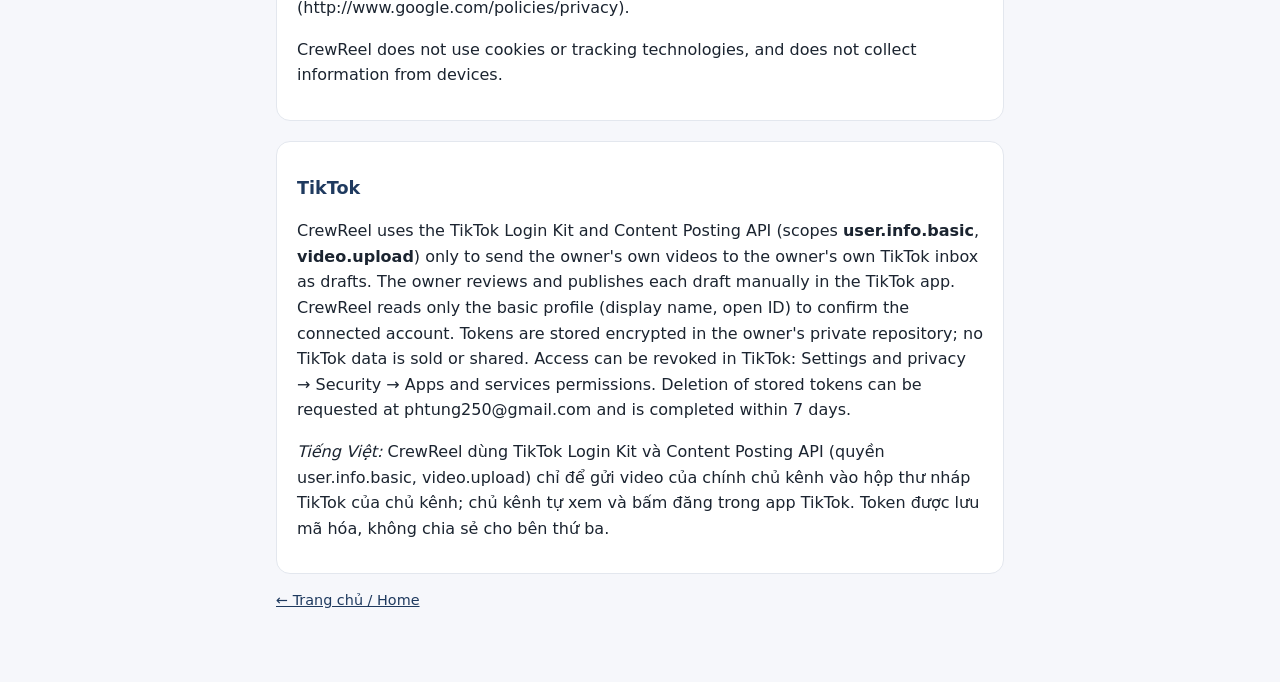
<file: privacy.html>
<!doctype html>
<html lang="vi">
<head>
<meta charset="utf-8">
<meta name="viewport" content="width=device-width, initial-scale=1">
<title>Chính sách quyền riêng tư · Privacy Policy — CrewReel</title>
<style>
  :root{--bg:#f6f7fb;--card:#fff;--ink:#1b2430;--muted:#5a6472;--line:#e3e7ee;--accent:#1f3a5f}
  @media (prefers-color-scheme:dark){:root{--bg:#12161d;--card:#1b212b;--ink:#e8ecf2;--muted:#a3adbb;--line:#2a3240;--accent:#8fb6e8}}
  *{box-sizing:border-box}body{margin:0;font-family:system-ui,-apple-system,"Segoe UI",Roboto,sans-serif;background:var(--bg);color:var(--ink);line-height:1.6}
  main{max-width:760px;margin:0 auto;padding:32px 16px 56px}h1{font-size:1.5rem;margin:0 0 4px}h2{font-size:1.1rem;color:var(--accent);margin:28px 0 6px}
  .muted{color:var(--muted);font-size:.9rem}section{background:var(--card);border:1px solid var(--line);border-radius:14px;padding:4px 20px 16px;margin-top:20px}
  a{color:var(--accent)}
</style>
</head>
<body>
<main>
  <h1>Chính sách quyền riêng tư · Privacy Policy</h1>
  <p class="muted">Ứng dụng / Application: <b>CrewReel</b> · Cập nhật / Last updated: 29/10/2026 · Liên hệ / Contact: phtung250@gmail.com</p>

  <section lang="vi">
    <h2>Tiếng Việt</h2>
    <p>CrewReel là công cụ cá nhân giúp chủ sở hữu tự động đăng video ngắn do chính mình sản xuất lên <b>kênh YouTube và Trang Facebook của chính chủ sở hữu</b>. Công cụ không cung cấp dịch vụ cho người dùng khác.</p>
    <p><b>Dữ liệu truy cập:</b> qua YouTube API Services, CrewReel chỉ dùng quyền tải video lên (youtube.upload) và đọc số liệu cơ bản của video đã đăng (youtube.readonly: lượt xem, lượt thích, bình luận) trên kênh của chủ sở hữu.</p>
    <p><b>Lưu trữ:</b> token truy cập được lưu mã hóa trong kho bí mật (GitHub Secrets) của chủ sở hữu. Số liệu video lưu trong kho mã nguồn riêng tư của chủ sở hữu. CrewReel không bán, chia sẻ hay chuyển dữ liệu cho bên thứ ba.</p>
    <p><b>Xóa dữ liệu:</b> số liệu video được tự động xóa sau tối đa 30 ngày. Khi thu hồi quyền, mọi token và dữ liệu lấy từ YouTube API sẽ bị xóa trong vòng 7 ngày. Bạn có thể yêu cầu xóa bất cứ lúc nào qua email phtung250@gmail.com.</p>
    <p><b>Thu hồi quyền:</b> có thể thu hồi bất cứ lúc nào tại <a href="https://myaccount.google.com/permissions">myaccount.google.com/permissions</a> (trang cài đặt bảo mật của Google).</p>
    <p>CrewReel sử dụng YouTube API Services. Khi dùng, bạn đồng ý với <a href="https://www.youtube.com/t/terms">Điều khoản dịch vụ của YouTube</a> và <a href="https://policies.google.com/privacy">Chính sách quyền riêng tư của Google</a>.</p>
  </section>

  <section lang="en">
    <h2>English</h2>
    <p>CrewReel is a personal tool that lets its owner automatically publish short videos the owner produces to <b>the owner's own YouTube channels and Facebook Pages</b>. It does not provide services to other users.</p>
    <p><b>Data accessed:</b> through YouTube API Services, CrewReel only uses permission to upload videos (youtube.upload) and to read basic statistics of published videos (youtube.readonly: views, likes, comments) on the owner's channels.</p>
    <p><b>Storage:</b> access tokens are stored encrypted in the owner's secret store (GitHub Secrets). Video statistics are stored in the owner's private code repository. CrewReel does not sell, share or transfer any data to third parties.</p>
    <p><b>Data deletion:</b> stored video statistics are automatically deleted after at most 30 days. When access is revoked, all tokens and data obtained through the YouTube API Services are deleted within 7 days. Deletion can be requested at any time by email to phtung250@gmail.com.</p>
    <p><b>Revoking access:</b> access can be revoked at any time via the Google security settings page at <a href="https://myaccount.google.com/permissions">myaccount.google.com/permissions</a>.</p>
    <p>CrewReel uses YouTube API Services. By using it you agree to the <a href="https://www.youtube.com/t/terms">YouTube Terms of Service</a> and the <a href="https://policies.google.com/privacy">Google Privacy Policy</a>.</p>
  </section>
  <section lang="en">
    <h2>YouTube API Services</h2>
    <p>CrewReel uses <b>YouTube API Services</b> (YouTube Data API v3) to upload the owner's videos (videos.insert) and to read statistics of the owner's videos (videos.list). By using CrewReel you agree to be bound by the <a href="https://www.youtube.com/t/terms">YouTube Terms of Service</a>. Information is handled in accordance with the <a href="https://policies.google.com/privacy">Google Privacy Policy</a> (http://www.google.com/policies/privacy).</p>
    <p>CrewReel does not use cookies or tracking technologies, and does not collect information from devices.</p>
  </section>
  <section lang="en">
    <h2>TikTok</h2>
    <p>CrewReel uses the TikTok Login Kit and Content Posting API (scopes <b>user.info.basic</b>, <b>video.upload</b>) only to send the owner's own videos to the owner's own TikTok inbox as drafts. The owner reviews and publishes each draft manually in the TikTok app. CrewReel reads only the basic profile (display name, open ID) to confirm the connected account. Tokens are stored encrypted in the owner's private repository; no TikTok data is sold or shared. Access can be revoked in TikTok: Settings and privacy → Security → Apps and services permissions. Deletion of stored tokens can be requested at phtung250@gmail.com and is completed within 7 days.</p>
    <p lang="vi"><i>Tiếng Việt:</i> CrewReel dùng TikTok Login Kit và Content Posting API (quyền user.info.basic, video.upload) chỉ để gửi video của chính chủ kênh vào hộp thư nháp TikTok của chủ kênh; chủ kênh tự xem và bấm đăng trong app TikTok. Token được lưu mã hóa, không chia sẻ cho bên thứ ba.</p>
  </section>
  <p class="muted"><a href="./">← Trang chủ / Home</a></p>
</main>
</body>
</html>
</file>
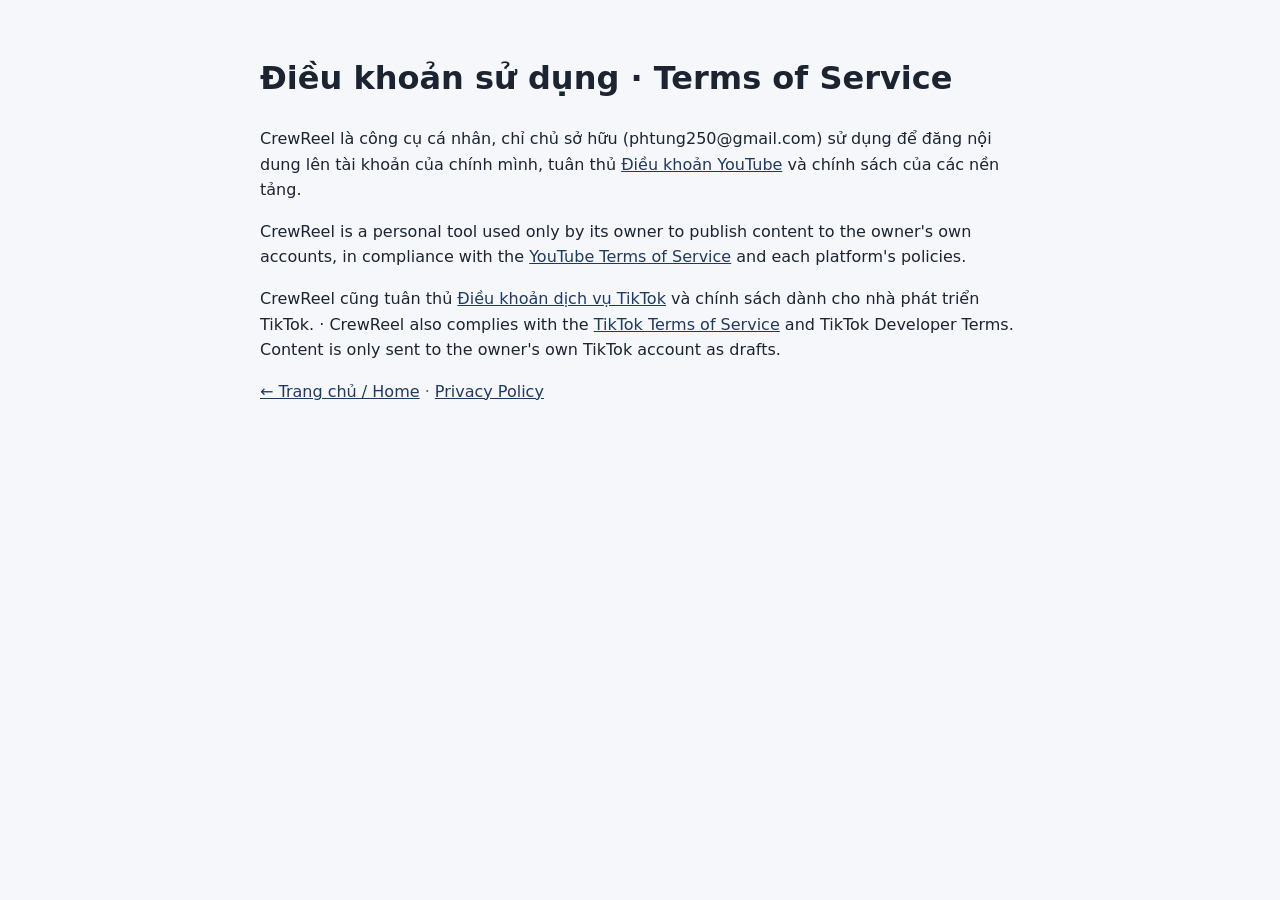
<file: terms.html>
<!doctype html>
<html lang="vi">
<head>
<meta charset="utf-8">
<meta name="viewport" content="width=device-width, initial-scale=1">
<title>Điều khoản · Terms — CrewReel</title>
<style>
  :root{--bg:#f6f7fb;--card:#fff;--ink:#1b2430;--muted:#5a6472;--line:#e3e7ee;--accent:#1f3a5f}
  @media (prefers-color-scheme:dark){:root{--bg:#12161d;--card:#1b212b;--ink:#e8ecf2;--muted:#a3adbb;--line:#2a3240;--accent:#8fb6e8}}
  body{margin:0;font-family:system-ui,-apple-system,"Segoe UI",Roboto,sans-serif;background:var(--bg);color:var(--ink);line-height:1.6}
  main{max-width:760px;margin:0 auto;padding:32px 16px 56px}a{color:var(--accent)}.muted{color:var(--muted)}
</style>
</head>
<body>
<main>
  <h1>Điều khoản sử dụng · Terms of Service</h1>
  <p>CrewReel là công cụ cá nhân, chỉ chủ sở hữu (phtung250@gmail.com) sử dụng để đăng nội dung lên tài khoản của chính mình, tuân thủ <a href="https://www.youtube.com/t/terms">Điều khoản YouTube</a> và chính sách của các nền tảng.</p>
  <p>CrewReel is a personal tool used only by its owner to publish content to the owner's own accounts, in compliance with the <a href="https://www.youtube.com/t/terms">YouTube Terms of Service</a> and each platform's policies.</p>
  <p>CrewReel cũng tuân thủ <a href="https://www.tiktok.com/legal/page/global/terms-of-service/en">Điều khoản dịch vụ TikTok</a> và chính sách dành cho nhà phát triển TikTok. · CrewReel also complies with the <a href="https://www.tiktok.com/legal/page/global/terms-of-service/en">TikTok Terms of Service</a> and TikTok Developer Terms. Content is only sent to the owner's own TikTok account as drafts.</p>
  <p class="muted"><a href="./">← Trang chủ / Home</a> · <a href="privacy.html">Privacy Policy</a></p>
</main>
</body>
</html>
</file>
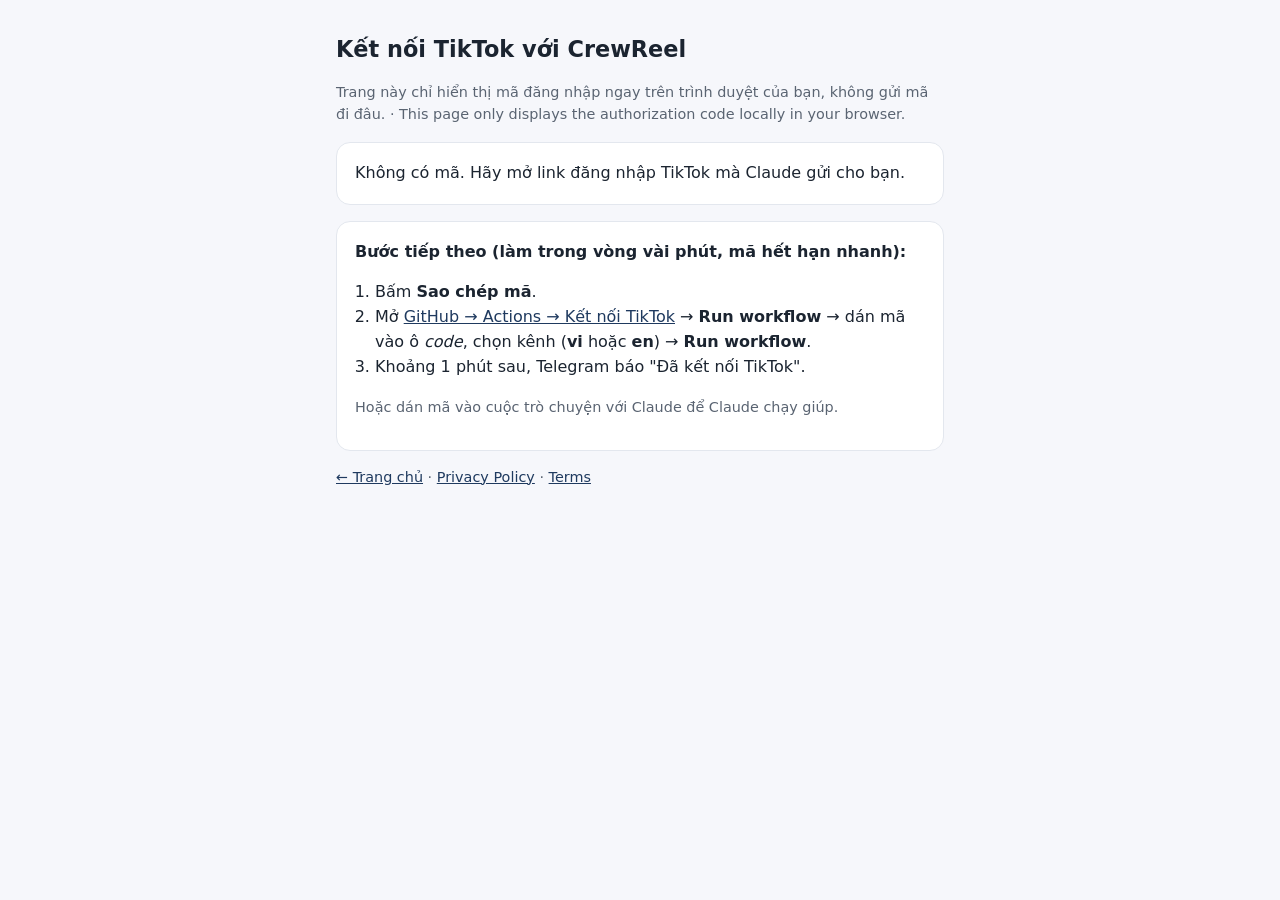
<file: tiktok-callback.html>
<!doctype html>
<html lang="vi">
<head>
<meta charset="utf-8">
<meta name="viewport" content="width=device-width, initial-scale=1">
<meta name="robots" content="noindex">
<title>Kết nối TikTok · CrewReel</title>
<style>
  :root{--bg:#f6f7fb;--card:#fff;--ink:#1b2430;--muted:#5a6472;--line:#e3e7ee;--accent:#1f3a5f;--ok:#2e8b57;--err:#c0392b}
  @media (prefers-color-scheme:dark){:root{--bg:#12161d;--card:#1b212b;--ink:#e8ecf2;--muted:#a3adbb;--line:#2a3240;--accent:#8fb6e8}}
  *{box-sizing:border-box}body{margin:0;font-family:system-ui,-apple-system,"Segoe UI",Roboto,sans-serif;background:var(--bg);color:var(--ink);line-height:1.55}
  main{max-width:640px;margin:0 auto;padding:32px 16px 48px}h1{font-size:1.4rem;margin:0 0 6px}
  .card{background:var(--card);border:1px solid var(--line);border-radius:14px;padding:18px;margin-top:16px}
  code{display:block;word-break:break-all;background:var(--bg);border:1px dashed var(--line);border-radius:10px;padding:12px;font-size:.95rem}
  button{margin-top:10px;background:var(--accent);color:#fff;border:0;border-radius:10px;padding:10px 16px;font-size:1rem;cursor:pointer}
  .muted{color:var(--muted);font-size:.9rem}.ok{color:var(--ok)}.err{color:var(--err)}
  ol{padding-left:20px}a{color:var(--accent)}
</style>
</head>
<body>
<main>
  <h1>Kết nối TikTok với CrewReel</h1>
  <p class="muted">Trang này chỉ hiển thị mã đăng nhập ngay trên trình duyệt của bạn, không gửi mã đi đâu. · This page only displays the authorization code locally in your browser.</p>
  <div class="card" id="box">Đang đọc mã…</div>
  <div class="card">
    <b>Bước tiếp theo (làm trong vòng vài phút, mã hết hạn nhanh):</b>
    <ol>
      <li>Bấm <b>Sao chép mã</b>.</li>
      <li>Mở <a href="https://github.com/tungpham250/CrewReel/actions/workflows/ket_noi_tiktok.yml">GitHub → Actions → Kết nối TikTok</a> → <b>Run workflow</b> → dán mã vào ô <i>code</i>, chọn kênh (<b>vi</b> hoặc <b>en</b>) → <b>Run workflow</b>.</li>
      <li>Khoảng 1 phút sau, Telegram báo "Đã kết nối TikTok".</li>
    </ol>
    <p class="muted">Hoặc dán mã vào cuộc trò chuyện với Claude để Claude chạy giúp.</p>
  </div>
  <p class="muted"><a href="./">← Trang chủ</a> · <a href="privacy.html">Privacy Policy</a> · <a href="terms.html">Terms</a></p>
</main>
<script>
  const q = new URLSearchParams(location.search);
  const box = document.getElementById('box');
  const code = q.get('code'), err = q.get('error'), desc = q.get('error_description');
  if (code) {
    box.innerHTML = '<div class="ok"><b>✓ Đăng nhập TikTok thành công.</b></div><p>Mã đăng nhập của bạn:</p><code id="c"></code><button id="b">Sao chép mã</button>';
    document.getElementById('c').textContent = code;
    document.getElementById('b').onclick = async () => {
      try { await navigator.clipboard.writeText(code); document.getElementById('b').textContent = 'Đã sao chép ✓'; }
      catch (e) { document.getElementById('b').textContent = 'Hãy bôi đen mã và Ctrl+C'; }
    };
  } else if (err) {
    box.innerHTML = '<div class="err"><b>✗ TikTok báo lỗi:</b></div><code id="e"></code>';
    document.getElementById('e').textContent = err + (desc ? ' — ' + desc : '');
  } else {
    box.textContent = 'Không có mã. Hãy mở link đăng nhập TikTok mà Claude gửi cho bạn.';
  }
</script>
</body>
</html>
</file>
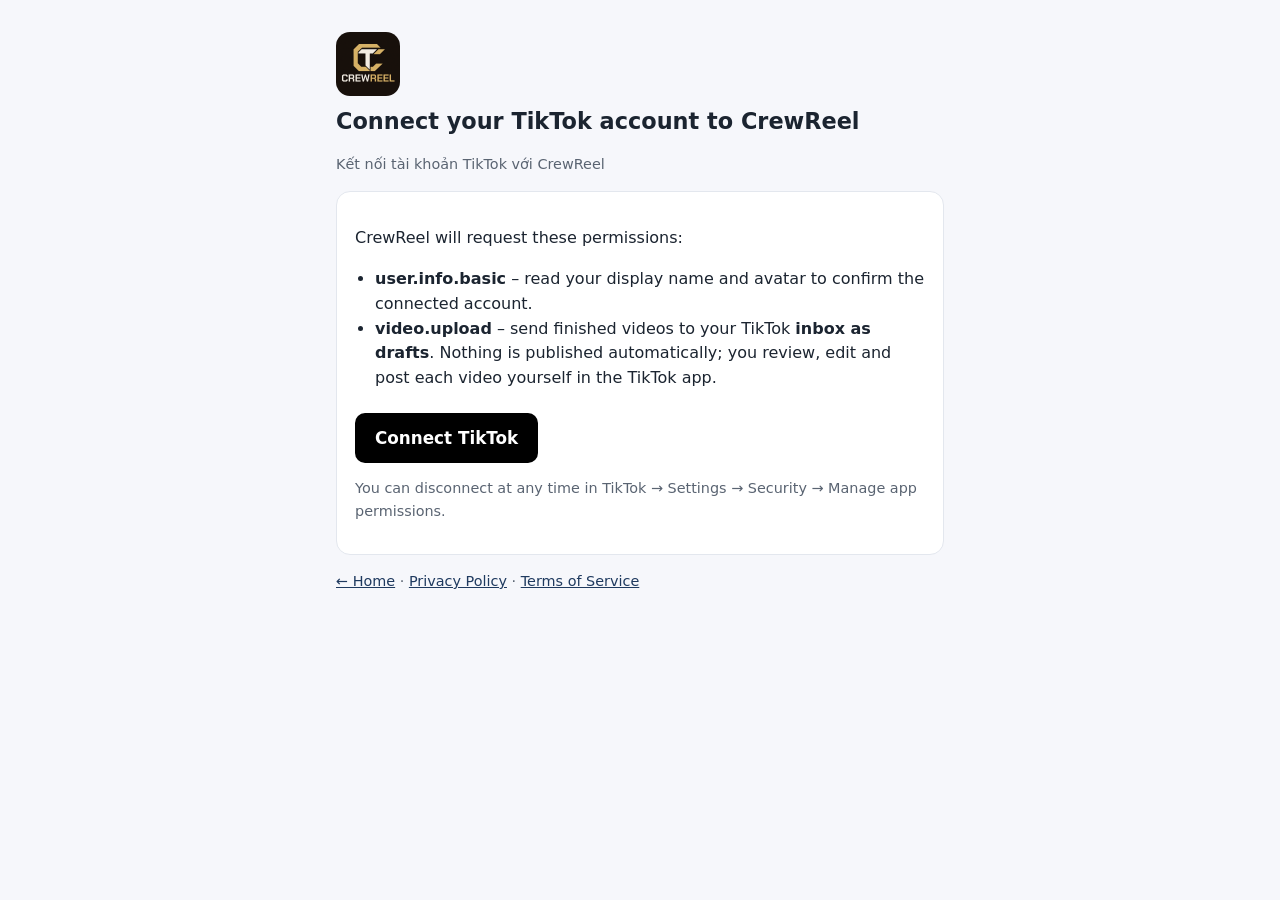
<file: tiktok.html>
<!doctype html>
<html lang="vi">
<head>
<meta charset="utf-8">
<meta name="viewport" content="width=device-width, initial-scale=1">
<title>Connect TikTok · CrewReel</title>
<link rel="icon" href="icon-512.png?v=3">
<style>
  :root{--bg:#f6f7fb;--card:#fff;--ink:#1b2430;--muted:#5a6472;--line:#e3e7ee;--accent:#1f3a5f}
  @media (prefers-color-scheme:dark){:root{--bg:#12161d;--card:#1b212b;--ink:#e8ecf2;--muted:#a3adbb;--line:#2a3240;--accent:#8fb6e8}}
  *{box-sizing:border-box}body{margin:0;font-family:system-ui,-apple-system,"Segoe UI",Roboto,sans-serif;background:var(--bg);color:var(--ink);line-height:1.55}
  main{max-width:640px;margin:0 auto;padding:32px 16px 48px}h1{font-size:1.4rem;margin:0 0 6px}
  .card{background:var(--card);border:1px solid var(--line);border-radius:14px;padding:18px;margin-top:16px}
  .btn{display:inline-block;margin-top:6px;background:#000;color:#fff;text-decoration:none;border-radius:10px;padding:12px 20px;font-size:1.05rem;font-weight:600}
  .muted{color:var(--muted);font-size:.9rem}a{color:var(--accent)}ul{padding-left:20px}
</style>
</head>
<body>
<main>
  <img src="icon-512.png?v=3" alt="CrewReel" width="64" height="64" style="border-radius:14px">
  <h1>Connect your TikTok account to CrewReel</h1>
  <p class="muted">Kết nối tài khoản TikTok với CrewReel</p>
  <div class="card">
    <p>CrewReel will request these permissions:</p>
    <ul>
      <li><b>user.info.basic</b> – read your display name and avatar to confirm the connected account.</li>
      <li><b>video.upload</b> – send finished videos to your TikTok <b>inbox as drafts</b>. Nothing is published automatically; you review, edit and post each video yourself in the TikTok app.</li>
    </ul>
    <a class="btn" id="connect" href="#">Connect TikTok</a>
    <p class="muted">You can disconnect at any time in TikTok → Settings → Security → Manage app permissions.</p>
  </div>
  <p class="muted"><a href="./">← Home</a> · <a href="privacy.html">Privacy Policy</a> · <a href="terms.html">Terms of Service</a></p>
</main>
<script>
  // ?key=... cho phép đổi sang Client key Production sau khi app được duyệt
  const q = new URLSearchParams(location.search);
  const key = q.get('key') || 'sbaw9ypm3p69ayu44f';
  const state = Math.random().toString(36).slice(2);
  const u = new URL('https://www.tiktok.com/v2/auth/authorize/');
  u.search = new URLSearchParams({client_key: key, response_type: 'code', scope: 'user.info.basic,video.upload',
    redirect_uri: 'https://tungpham250.github.io/tiktok-callback.html', state, disable_auto_auth: '1'}).toString();
  document.getElementById('connect').href = u.toString();
</script>
</body>
</html>
</file>
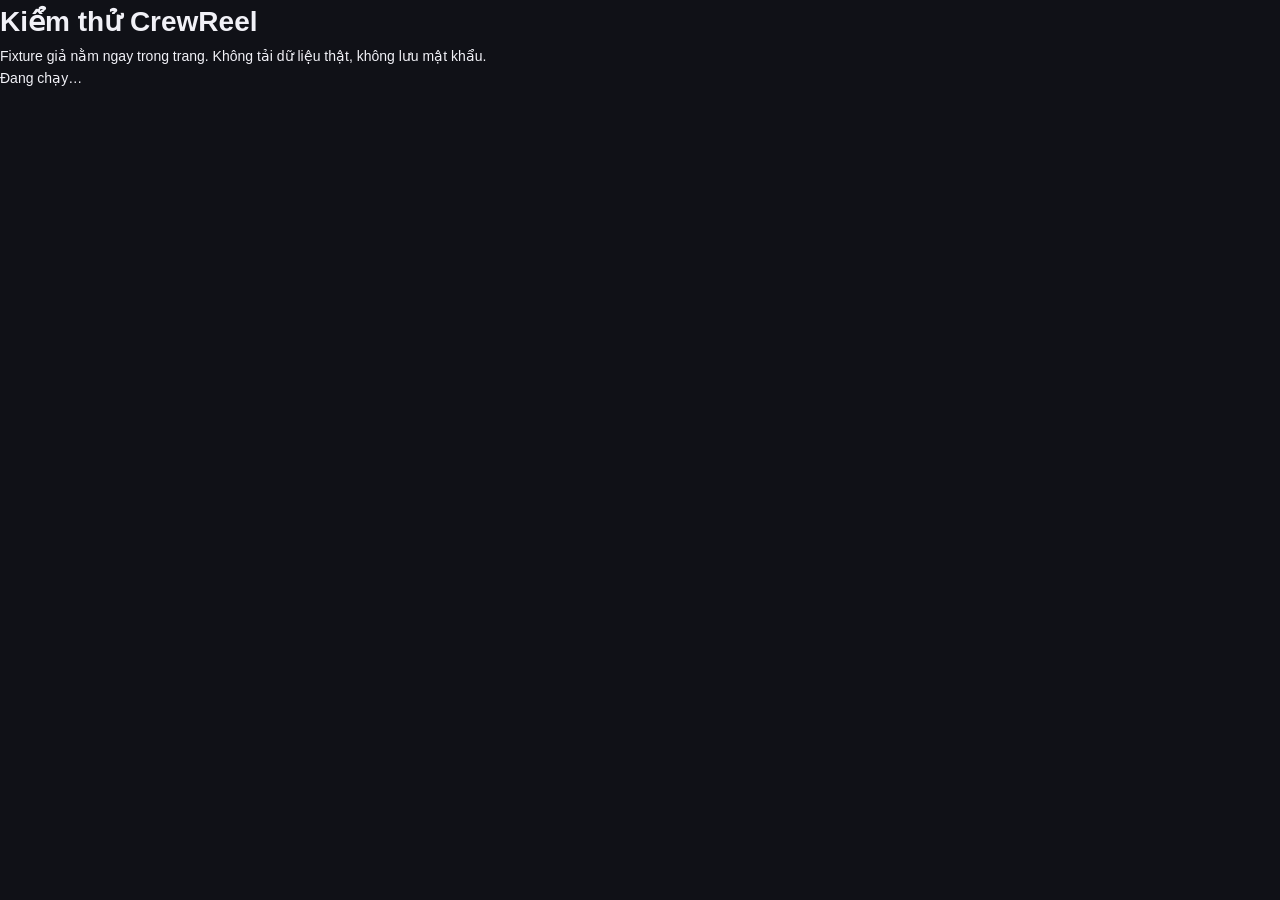
<file: quanly2/test.html>
<!doctype html>
<html lang="vi">
<head>
  <meta charset="utf-8">
  <meta name="viewport" content="width=device-width, initial-scale=1">
  <title>CrewReel — Kiểm thử</title>
  <link rel="icon" href="data:,">
  <link rel="stylesheet" href="./css/base.css">
  <script type="module" src="./js/tests.js"></script>
</head>
<body>
  <h1>Kiểm thử CrewReel</h1>
  <p>Fixture giả nằm ngay trong trang. Không tải dữ liệu thật, không lưu mật khẩu.</p>
  <p id="result" role="status">Đang chạy…</p>
  <ol id="results"></ol>
  <script id="fixture" type="application/json">
  {
    "cap_nhat": "2026-11-11T12:00:00+07:00",
    "bang": {
      "kenh": [["ten", "tong_xem_yt", "kenh", "cho_duyet", "extra"], ["", "100", "vi", "2", "giữ lại"], ["", "200", "en", ""]],
      "videos": [["luot_xem", "id", "kenh", "trang_thai", "tieu_de", "ngay_tao", "ngay_dang"], ["9", "a", "vi", "cho_duyet", "Mẹo AI", "2026-11-10T23:30:00+07:00", ""], ["100", "b", "en", "da_dang", "One Fact", "2026-11-09", "2026-11-11"], ["", "c", "vi", "loi", "<img src=x onerror=alert(1)>", "", ""]],
      "luot_xem": [["kenh", "ngay", "luot_xem", "nen_tang"], ["vi", "2026-11-11", "10", "youtube"], ["vi", "2026-11-11", "20", "tiktok"], ["en", "2026-11-11", "4", "youtube"], ["vi", "2026-11-05", "1", "tiktok"], ["vi", "2026-11-04", "2", "tiktok"], ["vi", "2026-10-29", "3", "tiktok"], ["vi", "2026-10-13", "4", "tiktok"], ["vi", "2026-10-12", "5", "tiktok"], ["vi", "2026-11-12", "999", "tiktok"], ["vi", "bad", "999", "tiktok"]],
      "he_thong": [["viec", "lan_cuoi", "lich"], ["Tạo video", "2026-11-10T09:59:00+07:00", "hằng ngày"], ["Duyệt và đăng", "2026-11-11T09:00:00+07:00", "mỗi giờ"], ["Khác", "2026-11-10T00:00:00+07:00"], ["Tạo video", ""], ["Duyệt và đăng", "2026-11-11T08:59:00+07:00"], ["Tạo video", "2026-11-10T10:00:00+07:00"], ["Khác", "2026-11-12T00:00:00+07:00"]]
    }
  }
  </script>
</body>
</html>
</file>
<file: quanly2/css/base.css>
/* CrewReel Studio. All fonts and visuals are local; tokens keep restyling simple. */
:root {
  color-scheme: dark;
  --bg:#101117; --sidebar:#13141c; --surface:#191b25; --surface-raised:#20222f;
  --border:#2b2d3b; --text:#f1f1f7; --muted:#a0a3b8; --subtle:#73788f;
  --purple:#ab93ff; --teal:#63c9d6; --amber:#edb974; --pink:#e48eaa;
  --font:'Segoe UI', -apple-system, BlinkMacSystemFont, sans-serif;
}
*,*::before,*::after {box-sizing:border-box}
[hidden] {display:none!important}
.sr-only {position:absolute;width:1px;height:1px;padding:0;margin:-1px;overflow:hidden;clip-path:inset(50%);white-space:nowrap;border:0}
body {margin:0;background:var(--bg);color:var(--text);font:14px/1.6 var(--font);-webkit-font-smoothing:antialiased}
button,input,select,textarea {font:inherit}
button,a,input,select { -webkit-tap-highlight-color:transparent }
button {display:inline-flex;align-items:center;justify-content:center;gap:9px;min-height:40px;padding:9px 15px;background:var(--surface-raised);color:var(--text);border:1px solid var(--border);border-radius:8px;cursor:pointer;transition:background .15s,border-color .15s}
button:hover {background:#2b2d3d;border-color:#53536e}
button:disabled {opacity:.55;cursor:wait}
a {color:var(--purple);text-decoration:none}
a:hover {color:#d1c2ff}
:focus-visible {outline:2px solid var(--purple);outline-offset:4px}
input,select {min-width:0;width:100%;height:42px;border:1px solid #363848;border-radius:7px;background:#151720;color:var(--text);padding:8px 12px}
input::placeholder {color:var(--subtle)}
input:focus,select:focus {border-color:var(--purple)}
input[type=checkbox] {width:16px;height:16px;accent-color:var(--purple);flex-shrink:0}
label {display:flex;flex-direction:column;gap:7px;color:#b9bbcd;font-size:12px;font-weight:500}
h1,h2,h3,h4,p,ul,dl,dd {margin:0}
h2 {font-size:29px;font-weight:650;line-height:1.3;letter-spacing:-.7px}
h3 {font-size:15px;font-weight:600;letter-spacing:-.15px}
h4 {font-size:14px;font-weight:600}
.muted {color:var(--muted)}
.icon {width:19px;height:19px;flex-shrink:0;vertical-align:middle}
.brand {display:flex;align-items:center;gap:10px;color:var(--text);font-size:25px;font-weight:750;letter-spacing:-1px;line-height:1.1}
.brand-dot {color:var(--purple)}
.brand-mark {display:grid;place-items:center;background:var(--purple);color:#211b38;font-size:17px;width:35px;height:35px;border-radius:10px;letter-spacing:0;padding-left:2px}
.sidebar {position:fixed;inset:0 auto 0 0;width:236px;display:flex;flex-direction:column;background:var(--sidebar);border-right:1px solid var(--border);padding:32px 18px 20px;z-index:5}
.sidebar>.brand {padding-left:10px}
.workspace-chip {display:flex;align-items:center;gap:10px;margin:34px 2px 29px;padding:12px 10px;border:1px solid var(--border);border-radius:9px}
.workspace-chip strong {display:block;font-size:12px;font-weight:600}
.workspace-chip small {display:block;font-size:10px;color:var(--muted)}
.workspace-chip>span:last-child {margin-left:auto;color:var(--muted)}
.workspace-avatar {display:grid;place-items:center;width:31px;height:32px;border-radius:7px;background:#343047;color:#d6c8ff;font-size:11px;font-weight:700}
.nav-label {font-size:10px;color:var(--subtle);padding-left:12px;margin-bottom:12px}
nav ul {list-style:none;padding:0;display:grid;gap:5px}
nav a {display:flex;gap:12px;align-items:center;padding:11px 12px;color:var(--muted);font-size:12px;font-weight:500;border-radius:7px;border:1px solid transparent;position:relative}
nav a:hover {color:var(--text);background:#1d1e2a}
nav a[aria-current=page] {background:#29233e;color:#c8b6ff;border-color:#3a3055}
nav a[aria-current=page]::after {content:'';margin-left:auto;width:5px;height:5px;border-radius:50%;background:var(--purple)}
.nav-icon {display:flex}
.sidebar-bottom {margin-top:auto;padding-top:30px}
.sync-card {background:#1b1d27;border:1px solid var(--border);padding:14px 12px;border-radius:9px;font-size:10px}
.sync-card strong {margin-left:5px;font-size:11px;font-weight:500;color:#d8d9e5}
.sync-card p {color:var(--muted);margin-top:7px;line-height:1.7}
.status-dot {display:inline-block;width:6px;height:6px;border-radius:50%;background:var(--teal);flex-shrink:0}
#logout {background:transparent;border:none;justify-content:flex-start;width:100%;color:var(--muted);margin:16px 0 12px;padding-left:12px;font-size:12px}
#logout:hover {color:var(--pink);background:#231c28}
.sidebar-bottom>small {display:flex;justify-content:space-between;padding:15px 10px 0;border-top:1px solid var(--border);font-size:9px;color:var(--subtle)}
.workspace {margin-left:236px;min-width:0}
.topbar {height:77px;display:flex;justify-content:space-between;align-items:center;padding:0 36px;border-bottom:1px solid var(--border);background:#14151d}
.breadcrumb {font-size:11px;color:var(--subtle);display:flex;gap:16px;align-items:center}
.breadcrumb span {color:#444759}.breadcrumb strong {color:#c5c6d5;font-weight:500}
.topbar-actions {display:flex;align-items:center;gap:20px}
.session-label {font-size:10px;color:var(--muted)}
.user-avatar {display:grid;place-items:center;width:31px;height:31px;border-radius:50%;border:1px solid #54496e;background:#312b41;color:#d8cbf7;font-size:10px;font-weight:700}
.demo-banner {display:flex;justify-content:space-between;gap:12px;padding:9px 36px;border-bottom:1px solid #393149;background:#221e30;color:#bcaed9;font-size:10px}
.demo-banner strong {font-weight:600;color:#d5c5f8}
.demo-banner>span:last-child {color:#9082ad}
main {padding:24px 36px 32px;max-width:1660px;margin:auto;min-width:0}
.page-toolbar {display:flex;align-items:center;justify-content:space-between;gap:12px;margin-bottom:11px}
.live-label {display:flex;align-items:center;gap:7px;font-size:10px;color:var(--muted)}
.live-label .status-dot {width:5px;height:5px}
#refresh {font-size:11px;min-height:34px;padding:6px 12px;background:#1d1f2b}
#refresh .icon {width:14px;height:14px}
.is-loading .icon {animation:spin 1s linear infinite}
.view-description {color:var(--muted);font-size:12px;margin:7px 0 26px}
.metrics-grid {display:grid;grid-template-columns:repeat(4,minmax(0,1fr));gap:16px;margin-bottom:24px}
.metric {border:1px solid var(--border);background:var(--surface);border-radius:10px;padding:18px 19px 16px;position:relative;overflow:hidden}
.metric-heading {display:flex;align-items:center;justify-content:space-between;gap:8px;color:#b6b8ca;font-size:11px}
.metric-heading .icon {color:var(--purple);width:18px;height:18px}
.metric>strong {display:block;font-size:30px;letter-spacing:-.8px;font-weight:600;margin:9px 0 5px;line-height:1.2;font-variant-numeric:tabular-nums}
.metric>p {font-size:10px;color:var(--muted)}
.metric-teal .icon {color:var(--teal)}.metric-amber .icon {color:var(--amber)}.metric-pink .icon {color:var(--pink)}
.overview-grid {display:grid;grid-template-columns:minmax(0,1.9fr) minmax(270px,1fr);gap:20px;margin-bottom:26px;align-items:stretch}
.panel {min-width:0;padding:21px 22px;border:1px solid var(--border);border-radius:11px;background:var(--surface)}
.panel-heading {display:flex;justify-content:space-between;align-items:flex-start;gap:12px;margin-bottom:22px}
.panel-heading p {font-size:10px;color:var(--muted);margin-top:4px}
.text-link {white-space:nowrap;font-size:10px;color:#beb0e7;line-height:25px}
.trend-chart {display:block;width:100%;height:auto;min-height:180px;overflow:visible}
.chart-grid {stroke:#303240;stroke-width:1;stroke-dasharray:3 5}
.chart-label {fill:#9297b0;font:10px var(--font)}
.chart-legend {display:flex;align-items:center;justify-content:center;flex-wrap:wrap;gap:22px;margin-top:12px}
.legend-item {display:flex;align-items:center;gap:7px;font-size:10px;color:#b1b4c8}
.legend-item i {width:7px;height:7px;border-radius:50%;background:var(--purple)}
.series-1 i {background:var(--teal)}.series-2 i {background:var(--amber)}.series-3 i {background:var(--pink)}
.pipeline-row {margin:17px 0;color:var(--purple)}
.pipeline-row>div {display:flex;justify-content:space-between;margin-bottom:7px;font-size:11px}
.pipeline-row span {display:flex;gap:9px;align-items:center;color:#c4c6d5}
.pipeline-row strong {color:#e9e9f1;font-weight:500}
.pipeline-row .icon {width:14px;height:14px;color:inherit}
.tone-amber {color:var(--amber)}.tone-teal {color:var(--teal)}.tone-pink {color:var(--pink)}
progress {display:block;width:100%;height:5px;appearance:none;border:0;border-radius:4px;overflow:hidden;background:#2c2e3c;color:inherit;accent-color:currentColor}
progress::-webkit-progress-bar {background:#2c2e3c;border-radius:4px}
progress::-webkit-progress-value {background:currentColor;border-radius:4px}
progress::-moz-progress-bar {background:currentColor;border-radius:4px}
.pipeline-link {display:block;border-top:1px solid var(--border);padding-top:14px;margin-top:19px;font-size:10px;color:#b5a6dc}
.section-heading {display:flex;justify-content:space-between;align-items:center;margin:0 0 14px}
.section-heading span {font-size:10px;color:var(--subtle)}
.channels-grid {display:grid;grid-template-columns:repeat(3,minmax(0,1fr));gap:18px;margin-bottom:26px}
.channel-card {padding:20px;border:1px solid var(--border);border-radius:10px;background:var(--surface)}
.channel-card-heading {display:flex;align-items:center;gap:11px}
.channel-card-heading p {font-size:10px;color:var(--muted);margin-top:1px}
.channel-card h4 {font-size:12px}
.channel-badge {display:inline-grid;place-items:center;width:29px;height:29px;border:1px solid #45405c;border-radius:8px;background:#30283f;color:#d0b8f7;font-size:9px;font-weight:700;letter-spacing:.1px;flex-shrink:0}
.channel-badge[data-channel=en] {color:#91dfdf;background:#23363b;border-color:#304d53}
.channel-badge[data-channel=ucl] {color:#d9bf8f;background:#373025;border-color:#51432e}
.channel-card-heading>.channel-badge {width:38px;height:38px;border-radius:10px;font-size:12px}
.channel-count {display:flex;align-items:baseline;gap:8px;margin:18px 0 7px}
.channel-views {font-size:11px;color:var(--muted);margin-bottom:18px}
.channel-today {font-size:10px;color:var(--muted);margin-bottom:12px}
.channel-count strong {font-size:25px;line-height:1;font-weight:600;letter-spacing:-.5px}
.channel-count span {color:var(--muted);font-size:10px}
.channel-card dl {display:grid;grid-template-columns:repeat(3,1fr);gap:6px;margin-bottom:14px}
.channel-card dl>div+div {padding-left:13px;border-left:1px solid var(--border)}
.channel-card dt {color:var(--muted);font-size:10px}
.channel-card dd {font-size:15px;margin-top:3px;font-variant-numeric:tabular-nums}
.channel-schedule {padding-top:12px;border-top:1px solid var(--border);color:var(--subtle);font-size:9px}
.task-mini {display:flex;align-items:center;justify-content:space-between;gap:9px;padding:12px 0;border-top:1px solid var(--border)}
.task-mini strong {font-size:11px;font-weight:500;display:block}
.task-mini small {display:block;font-size:9px;color:var(--muted);margin-top:3px}
.status-badge {display:inline-flex;align-items:center;gap:5px;padding:3px 8px;border-radius:5px;white-space:nowrap;font-size:9px;font-weight:500;background:#292b3a;color:#babdd1}
.status-badge::before {content:'';width:4px;height:4px;border-radius:50%;background:currentColor}
.status-badge[data-status=da_dang],.status-badge[data-status=ok] {background:#213936;color:#88d8c5}
.status-badge[data-status=cho_duyet],.status-badge[data-status=stale] {background:#3a3022;color:#eac38d}
.status-badge[data-status=cho_dang] {background:#302745;color:#c1a9f8}
.status-badge[data-status=loi],.status-badge[data-status=unknown] {background:#3d2634;color:#eba4bd}
.table-scroll {max-width:100%;overflow-x:auto;border:1px solid var(--border);border-radius:10px;background:var(--surface);scrollbar-color:#45435a #1b1c27;scrollbar-width:thin}
table {border-collapse:collapse;width:100%;font-size:11px;white-space:nowrap}
caption {text-align:left;padding:16px 19px;color:var(--muted);font-size:11px;border-bottom:1px solid var(--border)}
th,td {text-align:left;vertical-align:middle;padding:13px 18px;border-bottom:1px solid #292b38}
th {font-size:10px;font-weight:500;color:var(--muted);background:#1d1f2a}
td {color:#c9cbd9}
td[data-column=tieu_de] {min-width:230px;max-width:390px;white-space:normal;color:#e9e9f2;font-weight:500;line-height:1.6}
td[data-column=ghi_chu],td[data-column=loi_cuoi] {max-width:320px;white-space:normal}
td[data-column=id] {font-size:10px;color:var(--subtle)}
td time {font-size:10px;color:var(--muted)}
tr:last-child td {border-bottom:0}
tbody tr:hover {background:#20222e}
.numeric {font-variant-numeric:tabular-nums}
th button {padding:0;border:0;border-radius:0;font-size:inherit;background:none;color:inherit;min-height:23px;white-space:nowrap}
th button:hover {background:none;color:var(--text)}
th[aria-sort=ascending] button::after {content:'↑';color:var(--purple)}
th[aria-sort=descending] button::after {content:'↓';color:var(--purple)}
.panel .table-scroll {border:0;border-radius:0;margin:0 -5px}
.panel table {font-size:10px}
.panel caption {position:absolute;width:1px;height:1px;padding:0;overflow:hidden;clip-path:inset(50%);white-space:nowrap;border:0}
.panel th,.panel td {padding:11px 9px}
.panel td[data-column=tieu_de] {min-width:150px;max-width:280px}
fieldset {border:1px solid var(--border);border-radius:10px;background:var(--surface);padding:18px;display:flex;flex-wrap:wrap;gap:14px;margin:0 0 18px;min-width:0;align-items:end}
legend {font-size:11px;padding:0 7px;color:var(--muted)}
fieldset label {flex:1 1 130px;font-size:10px;gap:6px}
fieldset input,fieldset select {height:38px;font-size:11px}
fieldset label:has([name=search]) {flex-basis:200px}
fieldset button {font-size:10px;min-height:38px;height:38px}
.results-count {font-size:11px;color:var(--muted);margin:0 0 12px}
#luot-xem>label {display:inline-flex;width:155px;margin-bottom:18px}
#luot-xem>.panel {margin-bottom:24px}
#luot-xem .trend-chart {max-height:350px}
.leaders-grid {display:grid;grid-template-columns:repeat(3,minmax(0,1fr));gap:18px;margin:0 0 25px}
.leader-card {padding:23px;background:var(--surface);border:1px solid var(--border);border-radius:10px;color:var(--purple)}
.leader-card:first-child {border-color:#514364;background:linear-gradient(135deg,#292234,var(--surface) 80%)}
.leader-card:nth-child(2) {color:var(--teal)}.leader-card:nth-child(3) {color:var(--amber)}
.leader-heading {display:flex;justify-content:space-between;align-items:center;margin-bottom:20px}
.leader-heading>span:first-child {font-size:27px;font-weight:650;letter-spacing:-1px}
.leader-card h3 {color:var(--text);font-size:14px;min-height:46px;margin-bottom:18px}
.leader-card p {font-size:10px;color:var(--muted);margin-bottom:13px}
.leader-card p strong {font-size:24px;color:var(--text);font-weight:600;margin-right:4px;letter-spacing:-.5px}
.health-metrics {grid-template-columns:repeat(3,minmax(0,1fr))}
.workspace-footer {display:flex;justify-content:space-between;gap:20px;padding:0 36px 25px;max-width:1660px;margin:auto;font-size:9px;color:var(--subtle)}
.workspace-footer>span {flex-shrink:0}
.empty-message {padding:34px 24px;margin:15px 0;text-align:center;color:var(--muted);background:var(--surface);border:1px dashed #3d3d52;border-radius:9px;font-size:12px}
[role=alert] {padding:12px 16px;border:1px solid #62354c;border-radius:8px;background:#35212b;color:#edb5cb;margin:12px 0}
section[data-state=loading]>p:not(.view-description) {color:var(--purple);margin:12px 0}
#login {min-height:100svh;display:grid;grid-template-columns:1.05fr 1fr}
.login-story {background:#191725;border-right:1px solid var(--border);padding:42px 52px 28px;display:flex;flex-direction:column;overflow:hidden}
.login-pitch {margin:auto 0;max-width:540px;padding-top:55px}
.pill {display:inline-flex;border:1px solid #4a3d62;border-radius:20px;padding:5px 11px;color:#c8b6ea;background:#272033;font-size:10px}
.login-pitch h1 {font-size:clamp(32px,3.6vw,56px);font-weight:650;line-height:1.19;letter-spacing:-1.9px;margin:22px 0 18px}
.login-pitch>p {max-width:350px;font-size:13px;color:#b0a8c5;line-height:1.85}
.login-foot {display:flex;justify-content:space-between;gap:20px;font-size:9px;color:#9487ac;margin-top:35px}
.login-foot span {color:#82788f}
.reel-art {position:relative;height:280px;margin:28px 0 10px;width:100%;max-width:440px}
.reel-card {position:absolute;width:166px;height:220px;padding:17px 16px;border-radius:15px;border:1px solid #65527b;overflow:hidden;box-shadow:0 14px 30px #0b091b44;display:flex;flex-direction:column}
.reel-card::after {content:'';width:140px;height:140px;border:20px solid #ffffff0b;position:absolute;right:-60px;bottom:20px;border-radius:50%}
.reel-card>span {font-size:9px;position:relative;z-index:1}
.reel-card strong {font-size:19px;font-weight:600;line-height:1.4;letter-spacing:-.4px;margin-top:35px;position:relative;z-index:1}
.reel-card>b {font-size:12px;display:grid;place-items:center;width:30px;height:30px;border-radius:50%;background:#ffffff1f;margin-top:auto;font-weight:400}
.reel-back {background:#24444b;transform:rotate(9deg);right:32px;top:5px;color:#d2f0e9;border-color:#477078}
.reel-front {background:#755596;transform:rotate(-8deg);left:30px;top:16px;color:#f4eafd}
.reel-note {position:absolute;bottom:0;left:40px;color:#af9dc5;font-size:10px;letter-spacing:.2px}
.login-panel {display:grid;place-items:center;padding:55px 40px}
.login-box {width:100%;max-width:345px}
.login-symbol {display:grid;place-items:center;width:45px;height:45px;border:1px solid #443552;background:#272033;border-radius:12px;color:var(--purple);font-size:24px;margin-bottom:27px}
.login-box h2 {font-size:27px;letter-spacing:-.8px;margin-bottom:10px}
.login-box>.muted {font-size:12px;line-height:1.8;margin-bottom:28px}
#login-form {display:grid;gap:19px}
#login-form input[type=password] {height:47px;background:#191b25;font-size:12px;margin-top:2px}
.checkbox-label {flex-direction:row;align-items:center;gap:8px;font-size:10px;font-weight:400}
.primary {background:#aa8af0;color:#1f1532;border-color:#aa8af0;font-weight:650;min-height:46px;justify-content:space-between;font-size:12px}
.primary:hover {background:#bb9cfb;border-color:#bb9cfb}
.primary span {font-size:20px;font-weight:400}
#login-message {min-height:23px;font-size:11px;color:var(--muted);margin-top:8px}
#login[data-state=error] #login-message {color:#f3a5bd}
#login[data-state=loading] #login-message {color:var(--purple)}
.login-divider {display:flex;align-items:center;gap:14px;font-size:10px;color:var(--subtle);margin:13px 0 18px}
.login-divider::before,.login-divider::after {content:'';height:1px;flex:1;background:var(--border)}
.demo-button {width:100%;min-height:45px;background:#1b1d28;justify-content:space-between;font-size:12px;color:#d3cee2}
.login-security {margin-top:30px;text-align:center;font-size:9px;color:var(--subtle)}
body[data-state] {padding:30px}
body[data-state] #results {line-height:2.2;font-size:13px}
[data-result=pass] {color:var(--teal)}[data-result=fail] {color:var(--pink)}
@keyframes spin {to {transform:rotate(360deg)}}
@media(min-width:1600px) {main {padding-top:32px}.metric>strong {font-size:36px}.metric {padding:24px}.panel {padding:25px}.trend-chart {min-height:240px}}
@media(max-width:1150px) {.sidebar {width:210px;padding-inline:13px}.workspace {margin-left:210px}main {padding-inline:25px}.topbar,.workspace-footer {padding-inline:25px}.demo-banner {padding-inline:25px}.metrics-grid {gap:11px}.metric {padding:15px}.metric-heading {font-size:10px}.overview-grid {grid-template-columns:minmax(0,1.6fr) minmax(245px,1fr);gap:15px}.panel {padding:17px}.channels-grid {gap:12px}.channel-card {padding:15px}.channel-card h4 {font-size:11px}.channel-count span {font-size:9px}.channel-schedule {font-size:8px}}
@media(max-width:960px) {.metrics-grid {grid-template-columns:repeat(2,minmax(0,1fr))}.overview-grid {grid-template-columns:minmax(0,1fr)}.channels-grid {grid-template-columns:repeat(2,minmax(0,1fr))}.channel-card:last-child {grid-column:1/-1}.pipeline {display:grid;grid-template-columns:1fr 1fr;column-gap:25px}.pipeline .panel-heading,.pipeline>.pipeline-link {grid-column:1/-1}.pipeline-row {margin:8px 0}.demo-banner>span:last-child {display:none}.health-metrics {grid-template-columns:repeat(3,minmax(0,1fr))}.leaders-grid {gap:10px}.leader-card {padding:17px}.login-story {padding:35px}.login-panel {padding:35px}.reel-card {width:145px;height:200px}.reel-front {left:5px}.reel-back {right:0}.reel-art {height:255px}}
@media(max-width:720px) {.sidebar {position:relative;width:auto;border-right:0;border-bottom:1px solid var(--border);padding:17px 18px 11px;gap:16px}.sidebar>.brand {padding:0;font-size:23px}.brand-mark {width:31px;height:31px}.workspace-chip,.nav-label,.sidebar-bottom {display:none}.sidebar nav {overflow-x:auto}.sidebar nav ul {display:flex;gap:5px;min-width:max-content}.sidebar nav a {font-size:10px;padding:9px 10px;gap:7px}.sidebar .icon {width:15px;height:15px}nav a[aria-current=page]::after {display:none}.workspace {margin-left:0}.topbar {height:53px;padding:0 20px}.breadcrumb {font-size:10px;gap:10px}.session-label {display:none}.user-avatar {width:26px;height:26px;font-size:9px}.demo-banner {padding:8px 20px;font-size:9px}main {padding:19px 20px 25px}.page-toolbar {margin-bottom:18px}.live-label {font-size:9px;max-width:170px;line-height:1.5}#refresh {font-size:10px;padding:6px 9px;white-space:nowrap}h2 {font-size:26px}.view-description {font-size:11px;margin-bottom:22px;max-width:350px}.metrics-grid {gap:11px;margin-bottom:19px}.metric>strong {font-size:27px}.metric-heading {font-size:10px}.metric>p {font-size:9px}.panel-heading {margin-bottom:16px}.trend-chart {min-height:160px}.overview-grid {gap:18px;margin-bottom:22px}.channels-grid {gap:12px;margin-bottom:22px}.channel-card {padding:16px}.channel-card-heading {gap:8px}.channel-card-heading>.channel-badge {width:30px;height:31px;font-size:10px}.channel-card h4 {font-size:11px}.channel-count {display:block}.channel-count span {display:block;margin-top:5px}.channel-card dl>div+div {padding-left:8px}.channel-card dt {font-size:9px}.channel-schedule {font-size:8px}.workspace-footer {padding:0 20px 25px;flex-direction:column;gap:8px}.workspace-footer>span {font-size:9px}.panel .table-scroll {margin:0;max-width:100%}.health-metrics {grid-template-columns:repeat(3,minmax(0,1fr))}.health-metrics .metric {padding:12px}.health-metrics .metric-heading {font-size:9px}.health-metrics .metric-heading .icon {display:none}.health-metrics .metric>strong {font-size:25px}.health-metrics .metric>p {font-size:8px}.leaders-grid {grid-template-columns:1fr}.leader-card {padding:20px}.leader-card h3 {min-height:0}.leader-heading {margin-bottom:10px}.leader-card p {margin-bottom:10px}#login {grid-template-columns:1fr;min-height:100svh}.login-story {padding:24px;border-right:0;border-bottom:1px solid var(--border)}.login-pitch {padding-top:30px}.login-pitch h1 {font-size:37px;margin-block:16px}.login-pitch>p {font-size:12px;max-width:420px}.reel-art,.login-foot {display:none}.login-panel {padding:35px 26px 40px}.login-box {max-width:420px}.login-symbol {display:none}.login-box h2 {font-size:25px}.login-box>.muted {margin-bottom:23px}.login-security {margin-top:20px}.pill {font-size:9px}.text-link {font-size:9px}.chart-legend {gap:12px}.legend-item {font-size:9px}fieldset {padding:13px;gap:11px}fieldset label {flex-basis:130px}.panel-heading p {font-size:9px}}
@media(max-width:380px) {main {padding-inline:14px}.metric {padding:12px}.metric-heading .icon {width:15px;height:15px}.channels-grid {grid-template-columns:1fr}.channel-card:last-child {grid-column:auto}.channel-count {display:flex}.channel-count span {margin:0}.health-metrics {grid-template-columns:1fr}.health-metrics .metric>p {font-size:10px}.page-toolbar {gap:6px}}
@media(prefers-reduced-motion:reduce) {*,*::before,*::after {animation:none!important;transition:none!important;scroll-behavior:auto!important}}
/* Comfortable reading at desktop sizes without widening the data tables. */
@media(min-width:721px) {
  nav a {font-size:13px}.metric-heading {font-size:12px}.metric>p {font-size:11px}
  .view-description {font-size:13px}.panel-heading p {font-size:11px}.channel-card h4 {font-size:13px}
  .channel-card dt {font-size:11px}.channel-count span {font-size:11px}.pipeline-row>div {font-size:12px}
  .task-mini strong {font-size:12px}.status-badge {font-size:10px}.panel table {font-size:11px}
  .login-box>.muted {font-size:13px}.login-box label {font-size:12px}.checkbox-label {font-size:11px!important}
}
@media(max-width:720px) {
  .sidebar nav {overflow:visible}
  .sidebar nav ul {display:grid;grid-template-columns:repeat(3,minmax(0,1fr));min-width:0;gap:6px}
  .sidebar nav a {font-size:10px;padding:8px 6px;gap:6px;white-space:nowrap}
  .sidebar-bottom {display:block;position:absolute;top:15px;right:18px;margin:0;padding:0}
  .sidebar-bottom .sync-card,.sidebar-bottom>small {display:none}
  #logout {margin:0;min-height:31px;padding:5px 9px;font-size:10px;background:#20222f;border:1px solid var(--border);border-radius:6px}
  #logout .icon {width:13px;height:13px}
}
</file>
